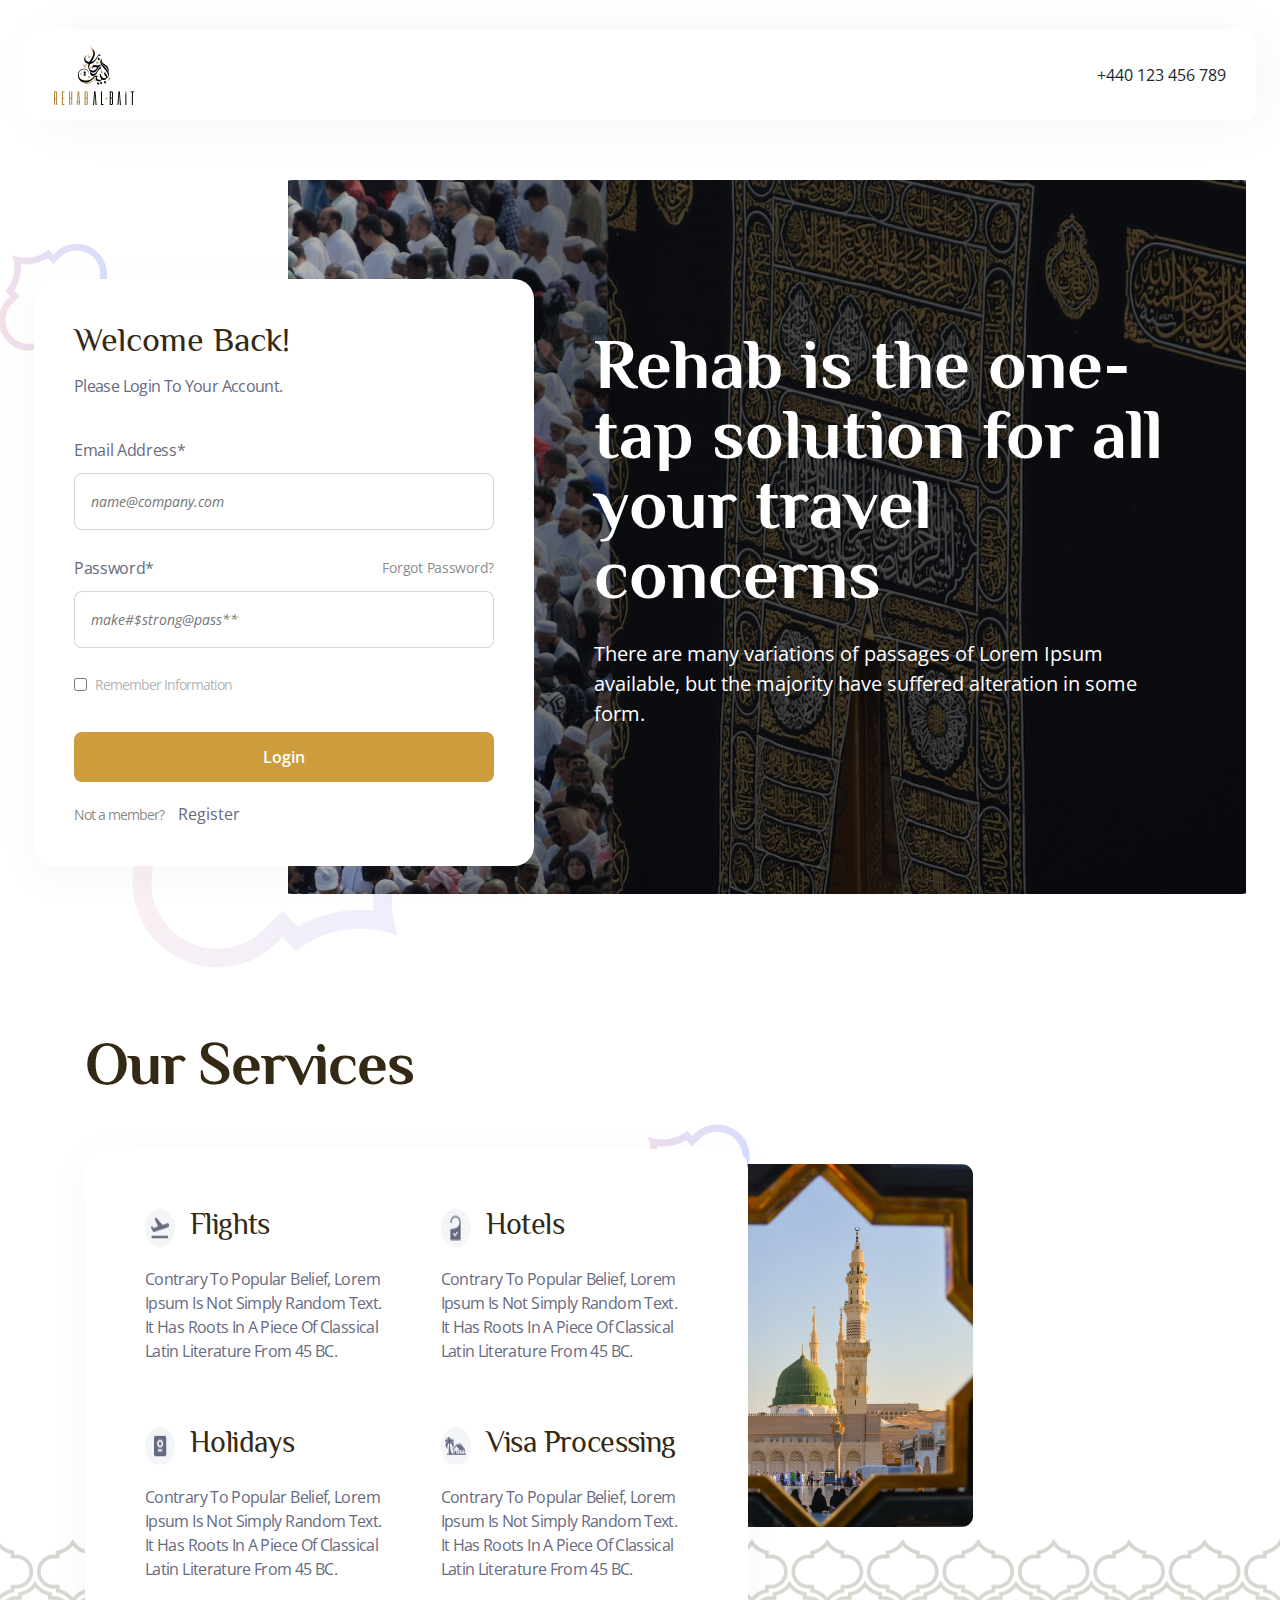
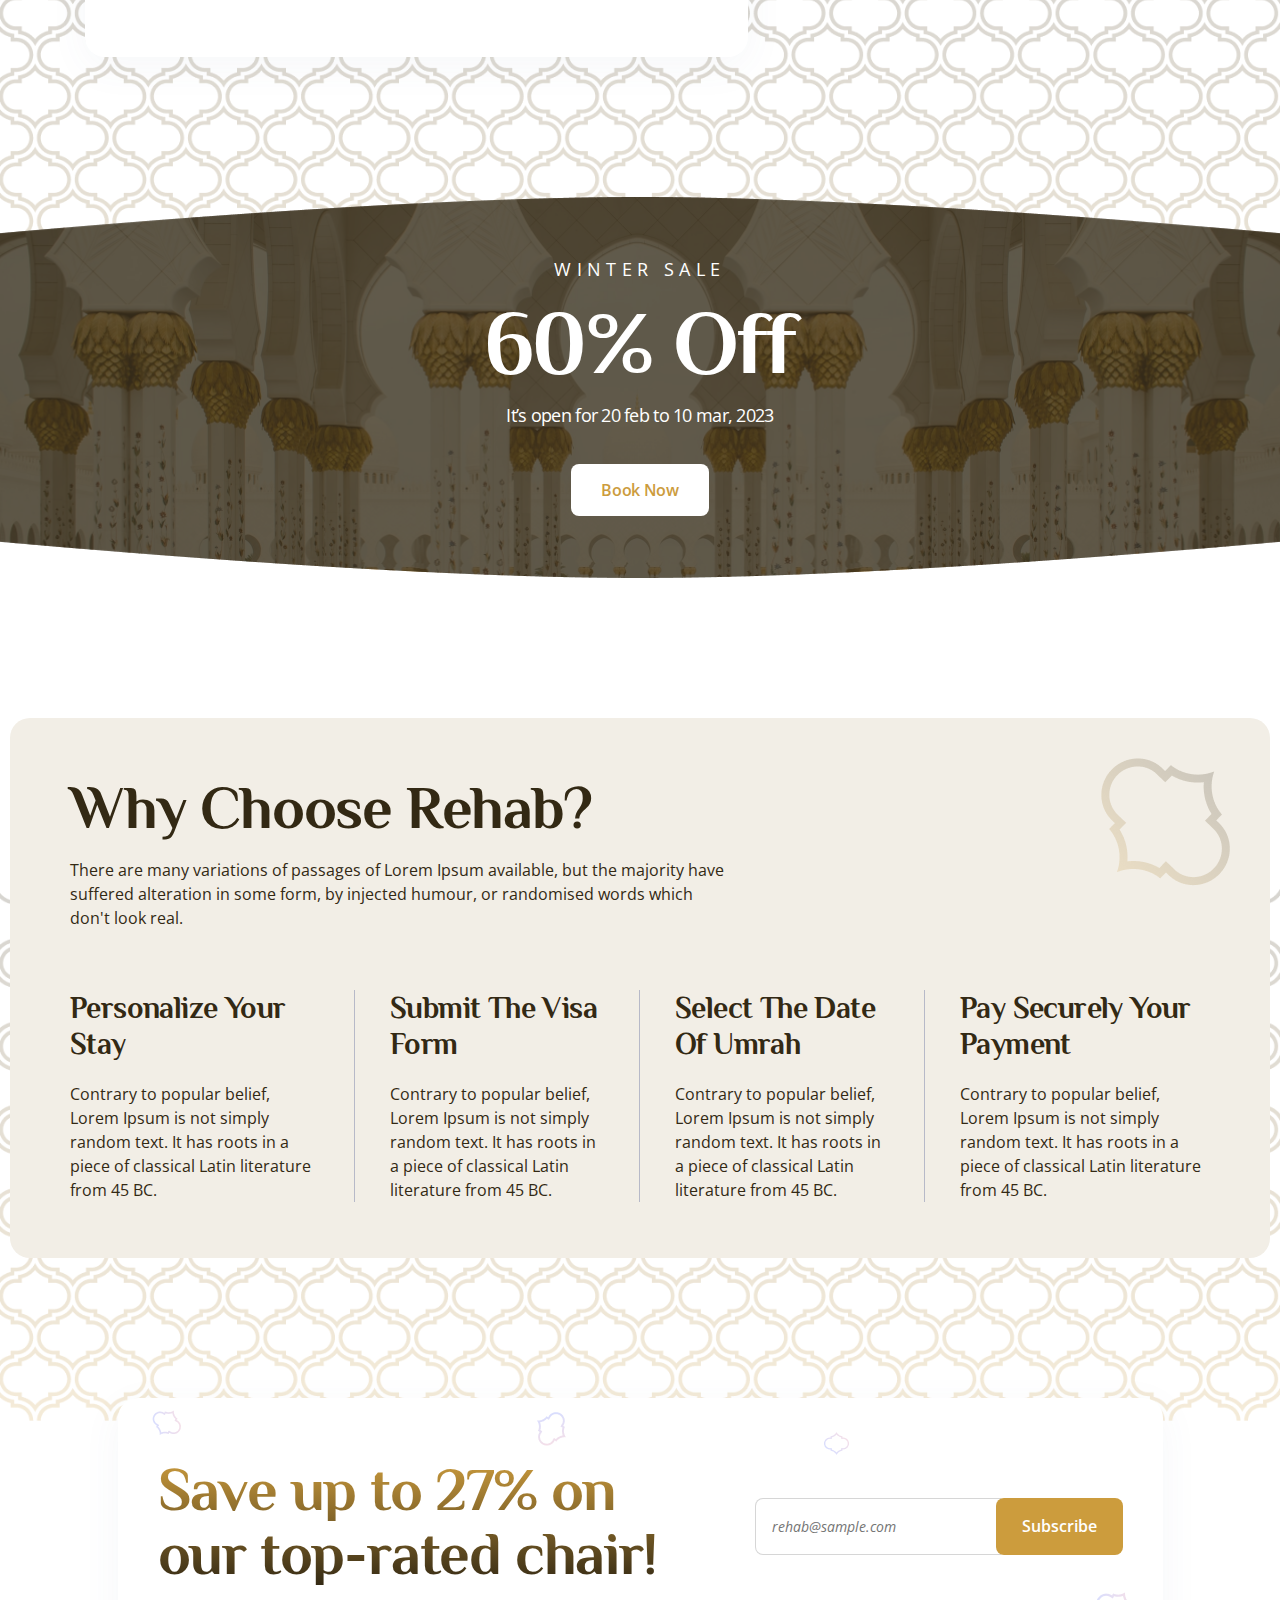
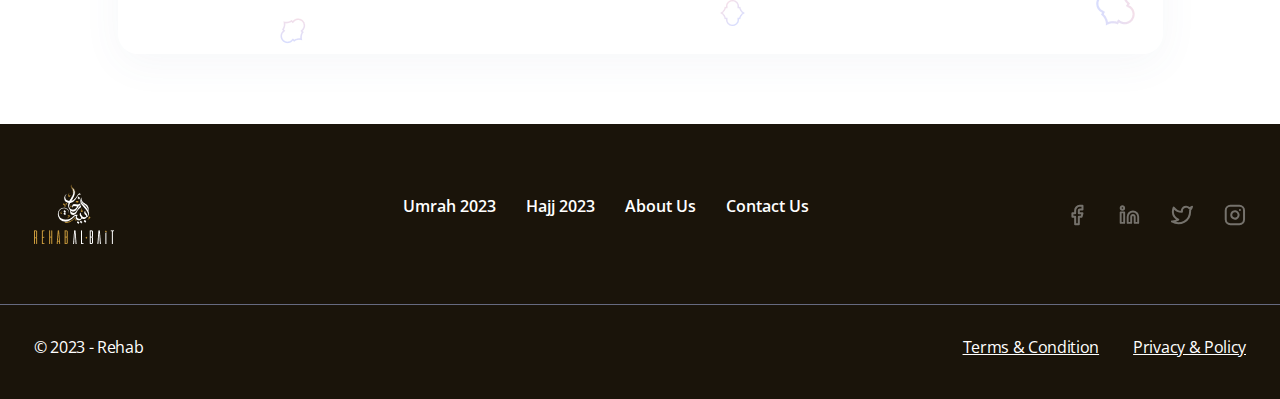
<file: index.html>
<!DOCTYPE html>
<html lang="en">
  <head>
    <meta charset="utf-8" />
    <meta name="viewport" content="width=device-width, initial-scale=1" />
    <title>rehab-al-bait</title>
    <link rel="stylesheet" href="style/css/style.css" />
    <link rel="stylesheet" href="style/bootstrap/bootstrap.min.css" />
  </head>

  <body>
    <header class="header px-4">
      <div
        class="header-wrapper d-flex justify-content-between align-items-center"
      >
        <div class="logo">
          <img src="image/logo.png" alt="" />
        </div>
        <div class="contact">
          <span>+440 123 456 789</span>
        </div>
      </div>
    </header>

    <div id="modal">
      <div class="modal-content">
        <span class="close-modal">
          <svg
            width="26"
            height="26"
            viewBox="0 0 26 26"
            fill="none"
            xmlns="http://www.w3.org/2000/svg"
          >
            <path
              d="M13 25C19.6274 25 25 19.6274 25 13C25 6.37258 19.6274 1 13 1C6.37258 1 1 6.37258 1 13C1 19.6274 6.37258 25 13 25Z"
              stroke="#FF6666"
              stroke-linecap="round"
              stroke-linejoin="round"
            />
            <path
              d="M16.5999 9.39999L9.3999 16.6"
              stroke="#FF6666"
              stroke-linecap="round"
              stroke-linejoin="round"
            />
            <path
              d="M9.3999 9.39999L16.5999 16.6"
              stroke="#FF6666"
              stroke-linecap="round"
              stroke-linejoin="round"
            />
          </svg>
        </span>
        <div>
          <div class="login-content">
            <h2 class="heading">Register your Account</h2>
            <p>Please Login to your account.</p>
            <form>
              <div>
                <label class="input-label" for="register-email"
                  >Email address*</label
                >
                <input
                  class="input d-block w-100"
                  id="register-email"
                  type="email"
                  placeholder="name@company.com"
                />
              </div>
              <div>
                <label class="input-label" for="register-company"
                  >Company Name*</label
                >
                <input
                  class="input d-block w-100"
                  id="register-company"
                  type="text"
                  placeholder="name@company.com"
                />
              </div>
              <div>
                <div
                  class="password-label d-flex justify-content-between align-items-center"
                >
                  <label class="input-label" for="admin-password"
                    >Admin Password*</label
                  >
                </div>
                <input
                  class="input d-block w-100"
                  id="admin-password"
                  type="password"
                  placeholder="******** "
                />
              </div>
              <div>
                <div
                  class="password-label d-flex justify-content-between align-items-center"
                >
                  <label class="input-label" for="confirm-password"
                    >Confirm Password*</label
                  >
                </div>
                <input
                  class="input d-block w-100"
                  id="confirm-password"
                  type="password"
                  placeholder="******** "
                />
              </div>
              <button type="submit" class="btn-default d-block w-100">
                Register
              </button>
            </form>
            <div class="new-account">
              <span>Already have an account?</span>
              <button>Login</button>
            </div>
          </div>
        </div>
      </div>
    </div>

    <section class="banner px-4 d-flex align-items-center">
      <div class="login-container position-relative">
        <div class="login-content">
          <img
            src="./image/login-shape.png"
            alt="image"
            class="login-left-shape"
          />
          <img
            src="./image/login-shape-2.png"
            alt="image"
            class="login-shape-2"
          />
          <h2 class="heading">Welcome Back!</h2>
          <p>Please Login to your account.</p>
          <form>
            <div>
              <label class="input-label" for="email">Email address*</label>
              <input
                class="input d-block w-100"
                id="email"
                type="email"
                placeholder="name@company.com"
              />
            </div>
            <div>
              <div
                class="password-label d-flex justify-content-between align-items-center"
              >
                <label class="input-label" for="password">password*</label>
                <a href="#">Forgot password?</a>
              </div>
              <input
                class="input d-block w-100"
                id="password"
                type="password"
                placeholder="make#$strong@pass**"
              />
            </div>
            <div class="checkbox-wrapper d-flex align-items-center">
              <input id="remenber-info" type="checkbox" />
              <label for="remenber-info">remember information</label>
            </div>
            <button type="submit" class="btn-default d-block w-100">
              Login
            </button>
          </form>
          <div class="new-account">
            <span>Not a member?</span>
            <button id="modal-trigger">Register</button>
          </div>
        </div>
      </div>
      <div class="banner-content">
        <h1 class="heading">
          Rehab is the one-tap solution for all your travel concerns
        </h1>
        <p>
          There are many variations of passages of Lorem Ipsum available, but
          the majority have suffered alteration in some form.
        </p>
      </div>
    </section>

    <section class="service d-flex align-items-center position-relative">
      <div class="service-container">
        <h1 class="heading">Our Services</h1>
        <div class="service-content">
          <div class="row g-5">
            <div class="col-lg-6">
              <div class="service-card">
                <div class="d-flex">
                  <img src="./image/flitght.png" alt="image" />
                  <h4 class="heading">Flights</h4>
                </div>
                <p>
                  Contrary to popular belief, Lorem Ipsum is not simply random
                  text. It has roots in a piece of classical Latin literature
                  from 45 BC.
                </p>
              </div>
            </div>
            <div class="col-lg-6">
              <div class="service-card">
                <div class="d-flex">
                  <img src="./image/hotel.png" alt="image" />
                  <h4 class="heading">Hotels</h4>
                </div>
                <p>
                  Contrary to popular belief, Lorem Ipsum is not simply random
                  text. It has roots in a piece of classical Latin literature
                  from 45 BC.
                </p>
              </div>
            </div>
            <div class="col-lg-6">
              <div class="service-card">
                <div class="d-flex">
                  <img src="./image/holiday.png" alt="image" />
                  <h4 class="heading">Holidays</h4>
                </div>
                <p>
                  Contrary to popular belief, Lorem Ipsum is not simply random
                  text. It has roots in a piece of classical Latin literature
                  from 45 BC.
                </p>
              </div>
            </div>
            <div class="col-lg-6">
              <div class="service-card">
                <div class="d-flex">
                  <img src="./image/visa.png" alt="image" />
                  <h4 class="heading">Visa Processing</h4>
                </div>
                <p>
                  Contrary to popular belief, Lorem Ipsum is not simply random
                  text. It has roots in a piece of classical Latin literature
                  from 45 BC.
                </p>
              </div>
            </div>
          </div>
        </div>
      </div>
      <div class="service-image-container position-relative">
        <img
          src="./image/service-shape-1.png"
          alt="image"
          class="service-shape-1"
        />
        <div class="service-image">
          <img src="./image/service-image.png" alt="iamge" />
        </div>
      </div>
    </section>

    <section class="offer position-relative text-center text-white">
      <img src="image/service-shape-2.png" alt="image" class="offer-shape" />
      <h5>Winter Sale</h5>
      <h1 class="heading">60% Off</h1>
      <p>It’s open for 20 feb to 10 mar, 2023</p>
      <button class="offer-btn bg-white">Book Now</button>
    </section>

    <section class="why-to-choose position-relative">
      <img
        src="image/service-shape-2.png"
        alt="image"
        class="why-to-choose-shape-1"
      />
      <div class="why-to-choose-container position-relative">
        <img
          src="./image/why-choose-shape.png"
          alt="image"
          class="why-choose-shape"
        />
        <div class="why-to-choose-heading">
          <h1 class="heading">Why Choose Rehab?</h1>
          <p>
            There are many variations of passages of Lorem Ipsum available, but
            the majority have suffered alteration in some form, by injected
            humour, or randomised words which don't look real.
          </p>
        </div>

        <div class="why-to-choose-content">
          <div class="row g-0">
            <div class="col-lg-3">
              <div class="why-to-choose-info first">
                <h4 class="heading">Personalize your stay</h4>
                <p>
                  Contrary to popular belief, Lorem Ipsum is not simply random
                  text. It has roots in a piece of classical Latin literature
                  from 45 BC.
                </p>
              </div>
            </div>
            <div class="col-lg-3">
              <div class="why-to-choose-info">
                <h4 class="heading">Submit the visa form</h4>
                <p>
                  Contrary to popular belief, Lorem Ipsum is not simply random
                  text. It has roots in a piece of classical Latin literature
                  from 45 BC.
                </p>
              </div>
            </div>
            <div class="col-lg-3">
              <div class="why-to-choose-info">
                <h4 class="heading">Select the date of Umrah</h4>
                <p>
                  Contrary to popular belief, Lorem Ipsum is not simply random
                  text. It has roots in a piece of classical Latin literature
                  from 45 BC.
                </p>
              </div>
            </div>
            <div class="col-lg-3">
              <div class="why-to-choose-info last">
                <h4 class="heading">Pay securely your payment</h4>
                <p>
                  Contrary to popular belief, Lorem Ipsum is not simply random
                  text. It has roots in a piece of classical Latin literature
                  from 45 BC.
                </p>
              </div>
            </div>
          </div>
        </div>
      </div>
    </section>

    <section class="discount">
      <div
        class="discount-container d-flex justify-content-between align-items-center gap-5 position-relative"
      >
        <img
          src="image/d-shape-1.png"
          alt="image"
          class="d-shape-1 d-shape position-absolute"
        />
        <img
          src="image/d-shape-2.png"
          alt="image"
          class="d-shape-2 d-shape position-absolute"
        />
        <img
          src="image/d-shape-3.png"
          alt="image"
          class="d-shape-3 d-shape position-absolute"
        />
        <img
          src="image/d-shape-4.png"
          alt="image"
          class="d-shape-4 d-shape position-absolute"
        />
        <img
          src="image/d-shape-5.png"
          alt="image"
          class="d-shape-5 d-shape position-absolute"
        />
        <img
          src="image/d-shape-6.png"
          alt="image"
          class="d-shape-6 d-shape position-absolute"
        />

        <h1 class="heading">
          Save up to 27% on <br />
          our top-rated chair!
        </h1>
        <form class="d-flex">
          <input
            type="text"
            placeholder="rehab@sample.com"
            class="input mb-0"
          />
          <button type="submit" class="btn-default mb-0">Subscribe</button>
        </form>
      </div>
    </section>

    <footer class="footer">
      <div class="footer-top">
        <div
          class="footer-top-container px-4 d-flex justify-content-between align-items-center"
        >
          <div class="footer-logo">
            <img src="./image/footer-logo.png" alt="image" />
          </div>
          <ul class="footer-links">
            <li><a href="#">Umrah 2023</a></li>
            <li><a href="#">Hajj 2023</a></li>
            <li><a href="#">About Us</a></li>
            <li><a href="#">Contact Us</a></li>
          </ul>
          <div class="footer-social-media">
            <a href="#">
              <svg
                class="footer-icon"
                width="22"
                height="22"
                viewBox="0 0 22 22"
                fill="none"
                xmlns="http://www.w3.org/2000/svg"
              >
                <g opacity="0.4">
                  <path
                    d="M16.4883 1.8335H13.7402C12.5255 1.8335 11.3606 2.31638 10.5016 3.17592C9.6427 4.03547 9.16016 5.20125 9.16016 6.41683V9.16683H6.41211V12.8335H9.16016V20.1668H12.8242V12.8335H15.5723L16.4883 9.16683H12.8242V6.41683C12.8242 6.17371 12.9207 5.94056 13.0925 5.76865C13.2643 5.59674 13.4973 5.50016 13.7402 5.50016H16.4883V1.8335Z"
                    stroke="white"
                    stroke-width="2"
                    stroke-linecap="round"
                    stroke-linejoin="round"
                  />
                </g>
              </svg>
            </a>
            <a href="#">
              <svg
                class="footer-icon"
                width="22"
                height="22"
                viewBox="0 0 23 22"
                fill="none"
                xmlns="http://www.w3.org/2000/svg"
              >
                <g clip-path="url(#clip0_470_2238)">
                  <path
                    d="M15.6194 7.3335C17.077 7.3335 18.475 7.91296 19.5057 8.94441C20.5364 9.97586 21.1155 11.3748 21.1155 12.8335V19.2502H17.4514V12.8335C17.4514 12.3473 17.2584 11.881 16.9148 11.5371C16.5713 11.1933 16.1053 11.0002 15.6194 11.0002C15.1335 11.0002 14.6675 11.1933 14.3239 11.5371C13.9804 11.881 13.7874 12.3473 13.7874 12.8335V19.2502H10.1233V12.8335C10.1233 11.3748 10.7023 9.97586 11.7331 8.94441C12.7638 7.91296 14.1617 7.3335 15.6194 7.3335V7.3335Z"
                    stroke="white"
                    stroke-width="2"
                    stroke-linecap="round"
                    stroke-linejoin="round"
                  />
                  <path
                    d="M6.45923 8.25H2.79517V19.25H6.45923V8.25Z"
                    stroke="white"
                    stroke-width="2"
                    stroke-linecap="round"
                    stroke-linejoin="round"
                  />
                  <path
                    d="M4.6272 5.50016C5.639 5.50016 6.45923 4.67935 6.45923 3.66683C6.45923 2.65431 5.639 1.8335 4.6272 1.8335C3.61539 1.8335 2.79517 2.65431 2.79517 3.66683C2.79517 4.67935 3.61539 5.50016 4.6272 5.50016Z"
                    stroke="white"
                    stroke-width="2"
                    stroke-linecap="round"
                    stroke-linejoin="round"
                  />
                </g>
                <defs>
                  <clipPath id="clip0_470_2238">
                    <rect
                      width="21.9844"
                      height="22"
                      fill="white"
                      transform="translate(0.963135)"
                    />
                  </clipPath>
                </defs>
              </svg>
            </a>
            <a href="#">
              <svg
                class="footer-icon"
                width="23"
                height="22"
                viewBox="0 0 23 22"
                fill="none"
                xmlns="http://www.w3.org/2000/svg"
              >
                <g opacity="0.4" clip-path="url(#clip0_470_2234)">
                  <path
                    d="M21.9942 2.75922C21.117 3.37841 20.1457 3.85198 19.1179 4.16172C18.5662 3.52694 17.833 3.07702 17.0175 2.87282C16.2019 2.66861 15.3434 2.71998 14.558 3.01997C13.7726 3.31995 13.0982 3.85409 12.626 4.55012C12.1539 5.24616 11.9067 6.07053 11.918 6.91172V7.82838C10.3082 7.87016 8.71309 7.51288 7.2747 6.78838C5.83631 6.06387 4.5993 4.99463 3.67383 3.67588C3.67383 3.67588 0.00976455 11.9259 8.25391 15.5926C6.3674 16.874 4.12007 17.5166 1.8418 17.4259C10.0859 22.0092 20.1621 17.4259 20.1621 6.88422C20.1613 6.62888 20.1367 6.37418 20.0888 6.12338C21.0237 5.20075 21.6835 4.03587 21.9942 2.75922V2.75922Z"
                    stroke="white"
                    stroke-width="2"
                    stroke-linecap="round"
                    stroke-linejoin="round"
                  />
                </g>
                <defs>
                  <clipPath id="clip0_470_2234">
                    <rect
                      width="21.9844"
                      height="22"
                      fill="white"
                      transform="translate(0.925781)"
                    />
                  </clipPath>
                </defs>
              </svg>
            </a>
            <a href="#">
              <svg
                class="footer-icon"
                width="23"
                height="22"
                viewBox="0 0 23 22"
                fill="none"
                xmlns="http://www.w3.org/2000/svg"
              >
                <g opacity="0.4" clip-path="url(#clip0_470_2230)">
                  <path
                    d="M16.4619 1.8335H7.30176C4.77225 1.8335 2.72168 3.88552 2.72168 6.41683V15.5835C2.72168 18.1148 4.77225 20.1668 7.30176 20.1668H16.4619C18.9914 20.1668 21.042 18.1148 21.042 15.5835V6.41683C21.042 3.88552 18.9914 1.8335 16.4619 1.8335Z"
                    stroke="white"
                    stroke-width="2"
                    stroke-linecap="round"
                    stroke-linejoin="round"
                  />
                  <path
                    d="M15.5463 10.4223C15.6594 11.1852 15.5291 11.9643 15.1742 12.6489C14.8192 13.3334 14.2576 13.8886 13.5692 14.2353C12.8808 14.5821 12.1007 14.7028 11.3398 14.5802C10.5789 14.4577 9.87595 14.0982 9.331 13.5529C8.78604 13.0075 8.42679 12.3041 8.30435 11.5426C8.18191 10.7812 8.30252 10.0005 8.64901 9.31163C8.9955 8.62274 9.55024 8.06072 10.2343 7.70551C10.9184 7.3503 11.697 7.21999 12.4593 7.33312C13.237 7.44852 13.9569 7.81113 14.5128 8.3674C15.0686 8.92367 15.431 9.64411 15.5463 10.4223Z"
                    stroke="white"
                    stroke-width="2"
                    stroke-linecap="round"
                    stroke-linejoin="round"
                  />
                  <path
                    d="M16.9199 5.9585H16.9299"
                    stroke="white"
                    stroke-width="2"
                    stroke-linecap="round"
                    stroke-linejoin="round"
                  />
                </g>
                <defs>
                  <clipPath id="clip0_470_2230">
                    <rect
                      width="21.9844"
                      height="22"
                      fill="white"
                      transform="translate(0.889648)"
                    />
                  </clipPath>
                </defs>
              </svg>
            </a>
          </div>
        </div>
      </div>

      <div
        class="footer-bottom px-4 d-flex justify-content-between align-items-center"
      >
        <p class="m-0 p-0">© 2023 - Rehab</p>
        <div>
          <a href="#">terms & condition</a>
          <a href="#">privacy & Policy</a>
        </div>
      </div>
    </footer>

    <script src="javascript/bootstrap/bootstrap.bundle.min.js"></script>
    <script src="./javascript/app.js"></script>
  </body>
</html>
</file>
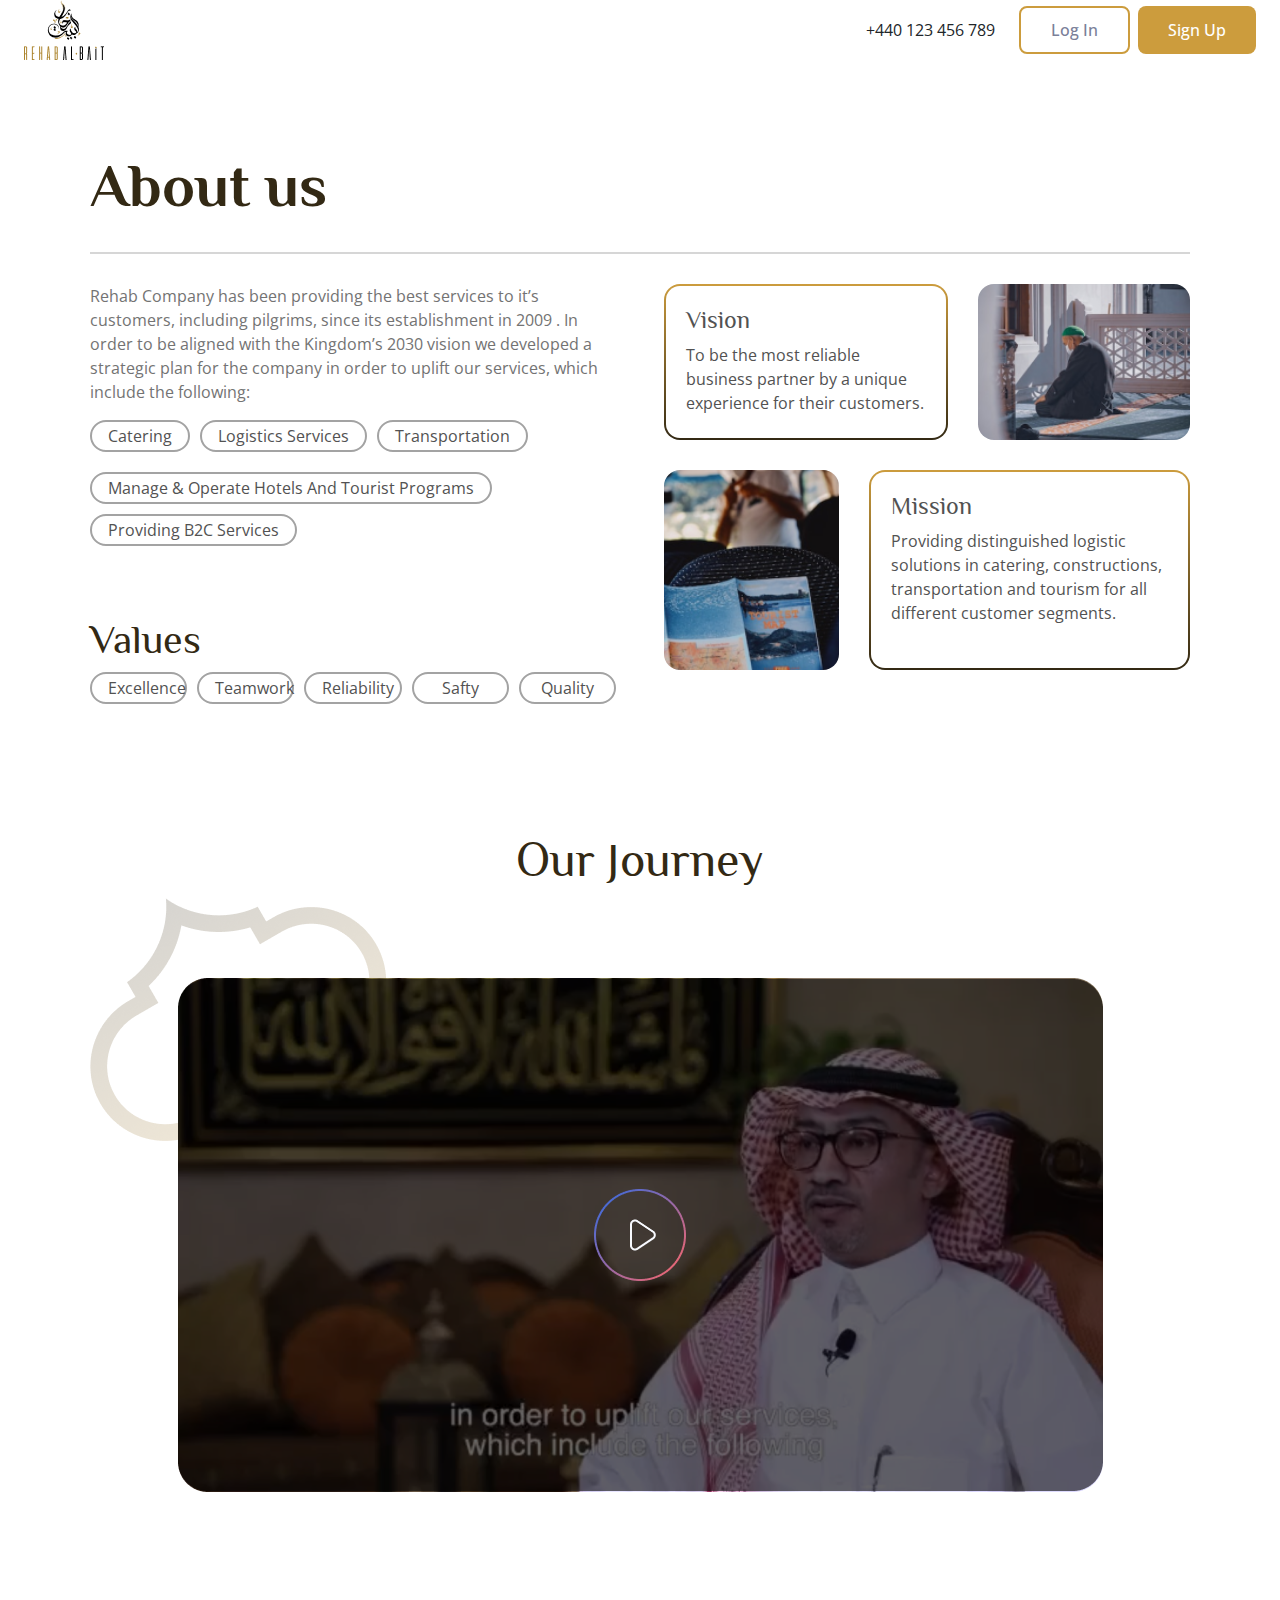
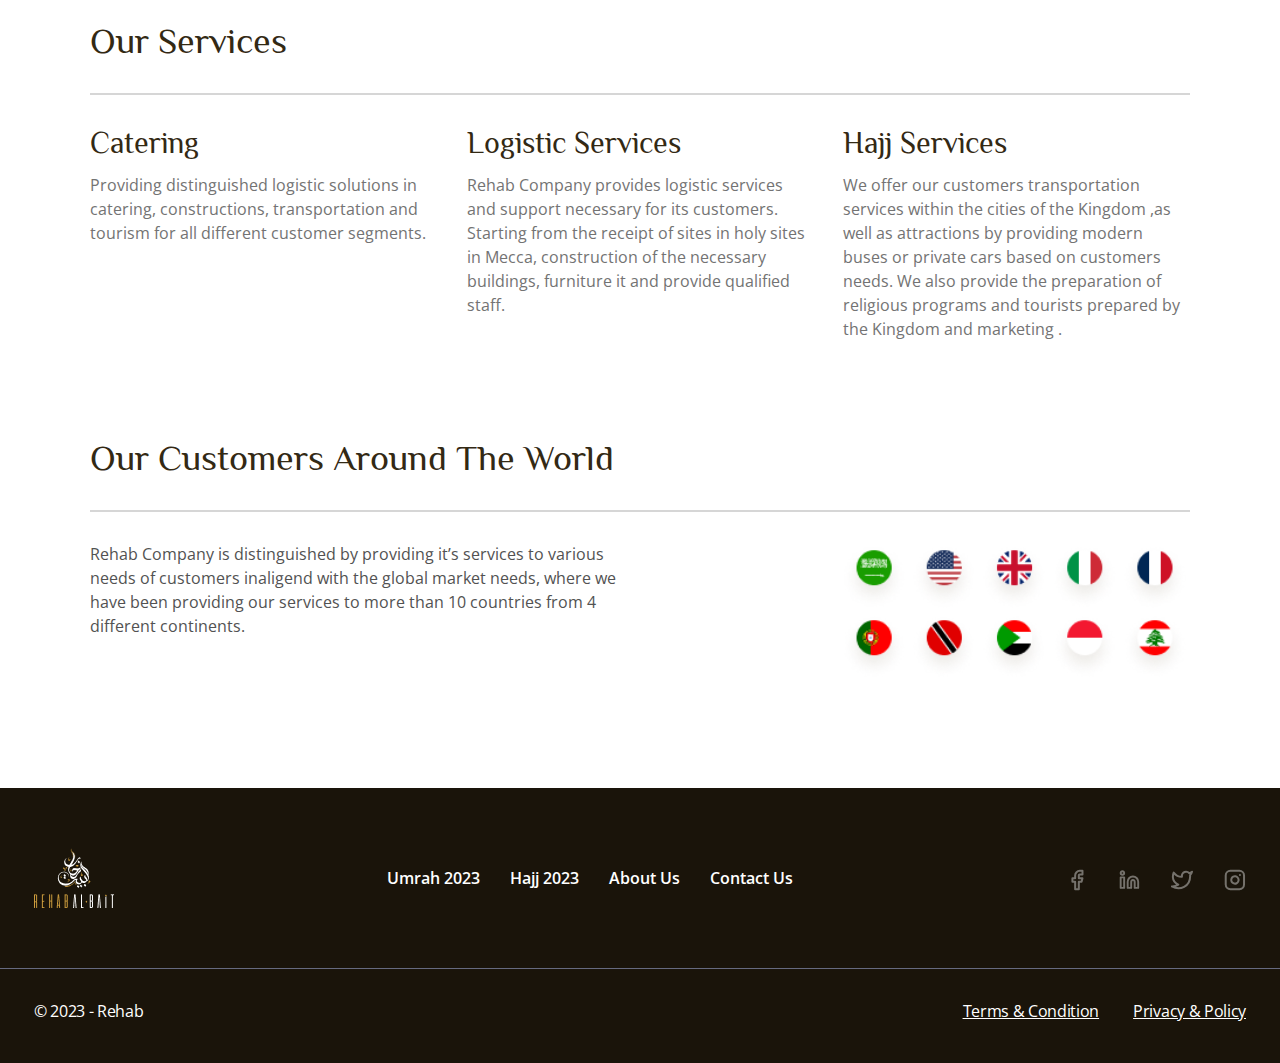
<file: about.html>
<!DOCTYPE html>
<html lang="en">
  <head>
    <meta charset="UTF-8" />
    <meta name="viewport" content="width=device-width, initial-scale=1.0" />
    <meta http-equiv="X-UA-Compatible" content="ie=edge" />
    <meta name="Description" content="Enter your description here" />
    <!-- Bootstrap -->
    <link
      rel="stylesheet"
      href="https://cdnjs.cloudflare.com/ajax/libs/twitter-bootstrap/5.1.0/css/bootstrap.min.css"
    />
    <link
      rel="stylesheet"
      href="https://cdnjs.cloudflare.com/ajax/libs/font-awesome/5.15.4/css/all.min.css"
    />

    <script
      src="https://cdnjs.cloudflare.com/ajax/libs/popper.js/2.9.2/umd/popper.min.js"
      defer
    ></script>
    <script
      src="https://cdnjs.cloudflare.com/ajax/libs/twitter-bootstrap/5.1.0/js/bootstrap.min.js"
      defer
    ></script>

    <!-- css -->
    <link rel="stylesheet" href="./style/css/About/about.css" />

    <title>About</title>
  </head>
  <body>
    <header class="header px-4">
      <div
        class="header-wrapper d-flex justify-content-between align-items-center"
      >
        <div class="logo">
          <img src="image/logo.png" alt="" />
        </div>
        <div class="contact d-flex gap-4 align-items-center">
          <span>+440 123 456 789</span>

          <div class="d-flex gap-2">
            <button class="log-in">Log In</button>
            <button class="sign-up">Sign Up</button>
          </div>
        </div>
      </div>
    </header>

    <section>
      <h1 class="about-txt">About us</h1>

      <div class="devider"></div>

      <dl class="about-top">
        <!-- left side -->
        <div>
          <p class="about-disc">
            Rehab Company has been providing the best services to it’s
            customers, including pilgrims, since its establishment in 2009 . In
            order to be aligned with the Kingdom’s 2030 vision we developed a
            strategic plan for the company in order to uplift our services,
            which include the following:
          </p>

          <!-- bnt group -->
          <div class="btn-group-top">
            <button>Catering</button>
            <button>Logistics services</button>
            <button>Transportation</button>
          </div>
          <div class="btn-group-bottom">
            <button>Manage & operate hotels and tourist programs</button>
            <button>Providing B2C services</button>
          </div>

          <!-- Values -->
          <div class="values">
            <h1>Values</h1>

            <div class="btn-group-down">
              <button>Excellence</button>
              <button>Teamwork</button>
              <button>Reliability</button>
              <button>Safty</button>
              <button>Quality</button>
            </div>
          </div>
        </div>

        <!-- right side -->
        <div>
          <!-- card section top -->
          <div class="card-section-top">
            <!-- left card -->
            <div class="card-txt">
              <h1>Vision</h1>
              <p>
                To be the most reliable business partner by a unique experience
                for their customers.
              </p>
            </div>

            <!-- right card -->
            <div class="card-img">
              <img src="./image/about-prayer.png" alt="prayer" />
            </div>
          </div>

          <!-- card section down -->
          <div class="card-section-down">
            <!-- left card -->
            <div class="card-img">
              <img src="./image/about-mission.png" alt="prayer" />
            </div>

            <!-- right side -->
            <div class="card-txt">
              <h1>Mission</h1>
              <p>
                Providing distinguished logistic solutions in catering,
                constructions, transportation and tourism for all different
                customer segments.
              </p>
            </div>
          </div>
        </div>
      </dl>

      <dl class="journey">
        <h1>Our Journey</h1>

        <!-- video -->
        <div>
          <img class="shape" src="./image/Combined-Shape.png" alt="" />
          <img class="video-img" src="./image/about-video-img.png" alt="" />
        </div>
      </dl>

      <dl class="services">
        <h1>Our services</h1>

        <div class="devider"></div>

        <div class="services-container">
          <!-- Catering -->
          <div class="catering">
            <h4>Catering</h4>
            <p>
              Providing distinguished logistic solutions in catering,
              constructions, transportation and tourism for all different
              customer segments.
            </p>
          </div>
          <div class="logistic-services">
            <h4>logistic services</h4>
            <p>
              Rehab Company provides logistic services and support necessary for
              its customers. Starting from the receipt of sites in holy sites in
              Mecca, construction of the necessary buildings, furniture it and
              provide qualified staff.
            </p>
          </div>
          <div class="hajj-services">
            <h4>Hajj services</h4>
            <p>
              We offer our customers transportation services within the cities
              of the Kingdom ,as well as attractions by providing modern buses
              or private cars based on customers needs. We also provide the
              preparation of religious programs and tourists prepared by the
              Kingdom and marketing .
            </p>
          </div>
        </div>
      </dl>

      <!-- Our customers around the world -->
      <dl class="customers">
        <h1>Our customers around the world</h1>

        <div class="devider"></div>

        <div class="row">
          <p class="col-md-6 col-sm-12">
            Rehab Company is distinguished by providing it’s services to various
            needs of customers inaligend with the global market needs, where we
            have been providing our services to more than 10 countries from 4
            different continents.
          </p>
          <div class="col-md-2 col-sm-12"></div>
          <div class="col-md-4 col-sm-12">
            <img class="w-100" src="./image/flag.png" alt="" />
          </div>
        </div>
      </dl>
    </section>

    <!-- footer -->
    <footer class="footer">
      <div class="footer-top">
        <div
          class="footer-top-container px-4 d-flex justify-content-between align-items-center"
        >
          <div class="footer-logo">
            <img src="./image/footer-logo.png" alt="image" />
          </div>
          <ul class="footer-links">
            <li><a href="#">Umrah 2023</a></li>
            <li><a href="#">Hajj 2023</a></li>
            <li><a href="#">About Us</a></li>
            <li><a href="#">Contact Us</a></li>
          </ul>
          <div class="footer-social-media">
            <a href="#">
              <svg
                class="footer-icon"
                width="22"
                height="22"
                viewBox="0 0 22 22"
                fill="none"
                xmlns="http://www.w3.org/2000/svg"
              >
                <g opacity="0.4">
                  <path
                    d="M16.4883 1.8335H13.7402C12.5255 1.8335 11.3606 2.31638 10.5016 3.17592C9.6427 4.03547 9.16016 5.20125 9.16016 6.41683V9.16683H6.41211V12.8335H9.16016V20.1668H12.8242V12.8335H15.5723L16.4883 9.16683H12.8242V6.41683C12.8242 6.17371 12.9207 5.94056 13.0925 5.76865C13.2643 5.59674 13.4973 5.50016 13.7402 5.50016H16.4883V1.8335Z"
                    stroke="white"
                    stroke-width="2"
                    stroke-linecap="round"
                    stroke-linejoin="round"
                  />
                </g>
              </svg>
            </a>
            <a href="#">
              <svg
                class="footer-icon"
                width="22"
                height="22"
                viewBox="0 0 23 22"
                fill="none"
                xmlns="http://www.w3.org/2000/svg"
              >
                <g clip-path="url(#clip0_470_2238)">
                  <path
                    d="M15.6194 7.3335C17.077 7.3335 18.475 7.91296 19.5057 8.94441C20.5364 9.97586 21.1155 11.3748 21.1155 12.8335V19.2502H17.4514V12.8335C17.4514 12.3473 17.2584 11.881 16.9148 11.5371C16.5713 11.1933 16.1053 11.0002 15.6194 11.0002C15.1335 11.0002 14.6675 11.1933 14.3239 11.5371C13.9804 11.881 13.7874 12.3473 13.7874 12.8335V19.2502H10.1233V12.8335C10.1233 11.3748 10.7023 9.97586 11.7331 8.94441C12.7638 7.91296 14.1617 7.3335 15.6194 7.3335V7.3335Z"
                    stroke="white"
                    stroke-width="2"
                    stroke-linecap="round"
                    stroke-linejoin="round"
                  />
                  <path
                    d="M6.45923 8.25H2.79517V19.25H6.45923V8.25Z"
                    stroke="white"
                    stroke-width="2"
                    stroke-linecap="round"
                    stroke-linejoin="round"
                  />
                  <path
                    d="M4.6272 5.50016C5.639 5.50016 6.45923 4.67935 6.45923 3.66683C6.45923 2.65431 5.639 1.8335 4.6272 1.8335C3.61539 1.8335 2.79517 2.65431 2.79517 3.66683C2.79517 4.67935 3.61539 5.50016 4.6272 5.50016Z"
                    stroke="white"
                    stroke-width="2"
                    stroke-linecap="round"
                    stroke-linejoin="round"
                  />
                </g>
                <defs>
                  <clipPath id="clip0_470_2238">
                    <rect
                      width="21.9844"
                      height="22"
                      fill="white"
                      transform="translate(0.963135)"
                    />
                  </clipPath>
                </defs>
              </svg>
            </a>
            <a href="#">
              <svg
                class="footer-icon"
                width="23"
                height="22"
                viewBox="0 0 23 22"
                fill="none"
                xmlns="http://www.w3.org/2000/svg"
              >
                <g opacity="0.4" clip-path="url(#clip0_470_2234)">
                  <path
                    d="M21.9942 2.75922C21.117 3.37841 20.1457 3.85198 19.1179 4.16172C18.5662 3.52694 17.833 3.07702 17.0175 2.87282C16.2019 2.66861 15.3434 2.71998 14.558 3.01997C13.7726 3.31995 13.0982 3.85409 12.626 4.55012C12.1539 5.24616 11.9067 6.07053 11.918 6.91172V7.82838C10.3082 7.87016 8.71309 7.51288 7.2747 6.78838C5.83631 6.06387 4.5993 4.99463 3.67383 3.67588C3.67383 3.67588 0.00976455 11.9259 8.25391 15.5926C6.3674 16.874 4.12007 17.5166 1.8418 17.4259C10.0859 22.0092 20.1621 17.4259 20.1621 6.88422C20.1613 6.62888 20.1367 6.37418 20.0888 6.12338C21.0237 5.20075 21.6835 4.03587 21.9942 2.75922V2.75922Z"
                    stroke="white"
                    stroke-width="2"
                    stroke-linecap="round"
                    stroke-linejoin="round"
                  />
                </g>
                <defs>
                  <clipPath id="clip0_470_2234">
                    <rect
                      width="21.9844"
                      height="22"
                      fill="white"
                      transform="translate(0.925781)"
                    />
                  </clipPath>
                </defs>
              </svg>
            </a>
            <a href="#">
              <svg
                class="footer-icon"
                width="23"
                height="22"
                viewBox="0 0 23 22"
                fill="none"
                xmlns="http://www.w3.org/2000/svg"
              >
                <g opacity="0.4" clip-path="url(#clip0_470_2230)">
                  <path
                    d="M16.4619 1.8335H7.30176C4.77225 1.8335 2.72168 3.88552 2.72168 6.41683V15.5835C2.72168 18.1148 4.77225 20.1668 7.30176 20.1668H16.4619C18.9914 20.1668 21.042 18.1148 21.042 15.5835V6.41683C21.042 3.88552 18.9914 1.8335 16.4619 1.8335Z"
                    stroke="white"
                    stroke-width="2"
                    stroke-linecap="round"
                    stroke-linejoin="round"
                  />
                  <path
                    d="M15.5463 10.4223C15.6594 11.1852 15.5291 11.9643 15.1742 12.6489C14.8192 13.3334 14.2576 13.8886 13.5692 14.2353C12.8808 14.5821 12.1007 14.7028 11.3398 14.5802C10.5789 14.4577 9.87595 14.0982 9.331 13.5529C8.78604 13.0075 8.42679 12.3041 8.30435 11.5426C8.18191 10.7812 8.30252 10.0005 8.64901 9.31163C8.9955 8.62274 9.55024 8.06072 10.2343 7.70551C10.9184 7.3503 11.697 7.21999 12.4593 7.33312C13.237 7.44852 13.9569 7.81113 14.5128 8.3674C15.0686 8.92367 15.431 9.64411 15.5463 10.4223Z"
                    stroke="white"
                    stroke-width="2"
                    stroke-linecap="round"
                    stroke-linejoin="round"
                  />
                  <path
                    d="M16.9199 5.9585H16.9299"
                    stroke="white"
                    stroke-width="2"
                    stroke-linecap="round"
                    stroke-linejoin="round"
                  />
                </g>
                <defs>
                  <clipPath id="clip0_470_2230">
                    <rect
                      width="21.9844"
                      height="22"
                      fill="white"
                      transform="translate(0.889648)"
                    />
                  </clipPath>
                </defs>
              </svg>
            </a>
          </div>
        </div>
      </div>

      <div
        class="footer-bottom px-4 d-flex justify-content-between align-items-center"
      >
        <p class="m-0 p-0">© 2023 - Rehab</p>
        <div>
          <a href="#">terms & condition</a>
          <a href="#">privacy & Policy</a>
        </div>
      </div>
    </footer>
  </body>
</html>
</file>
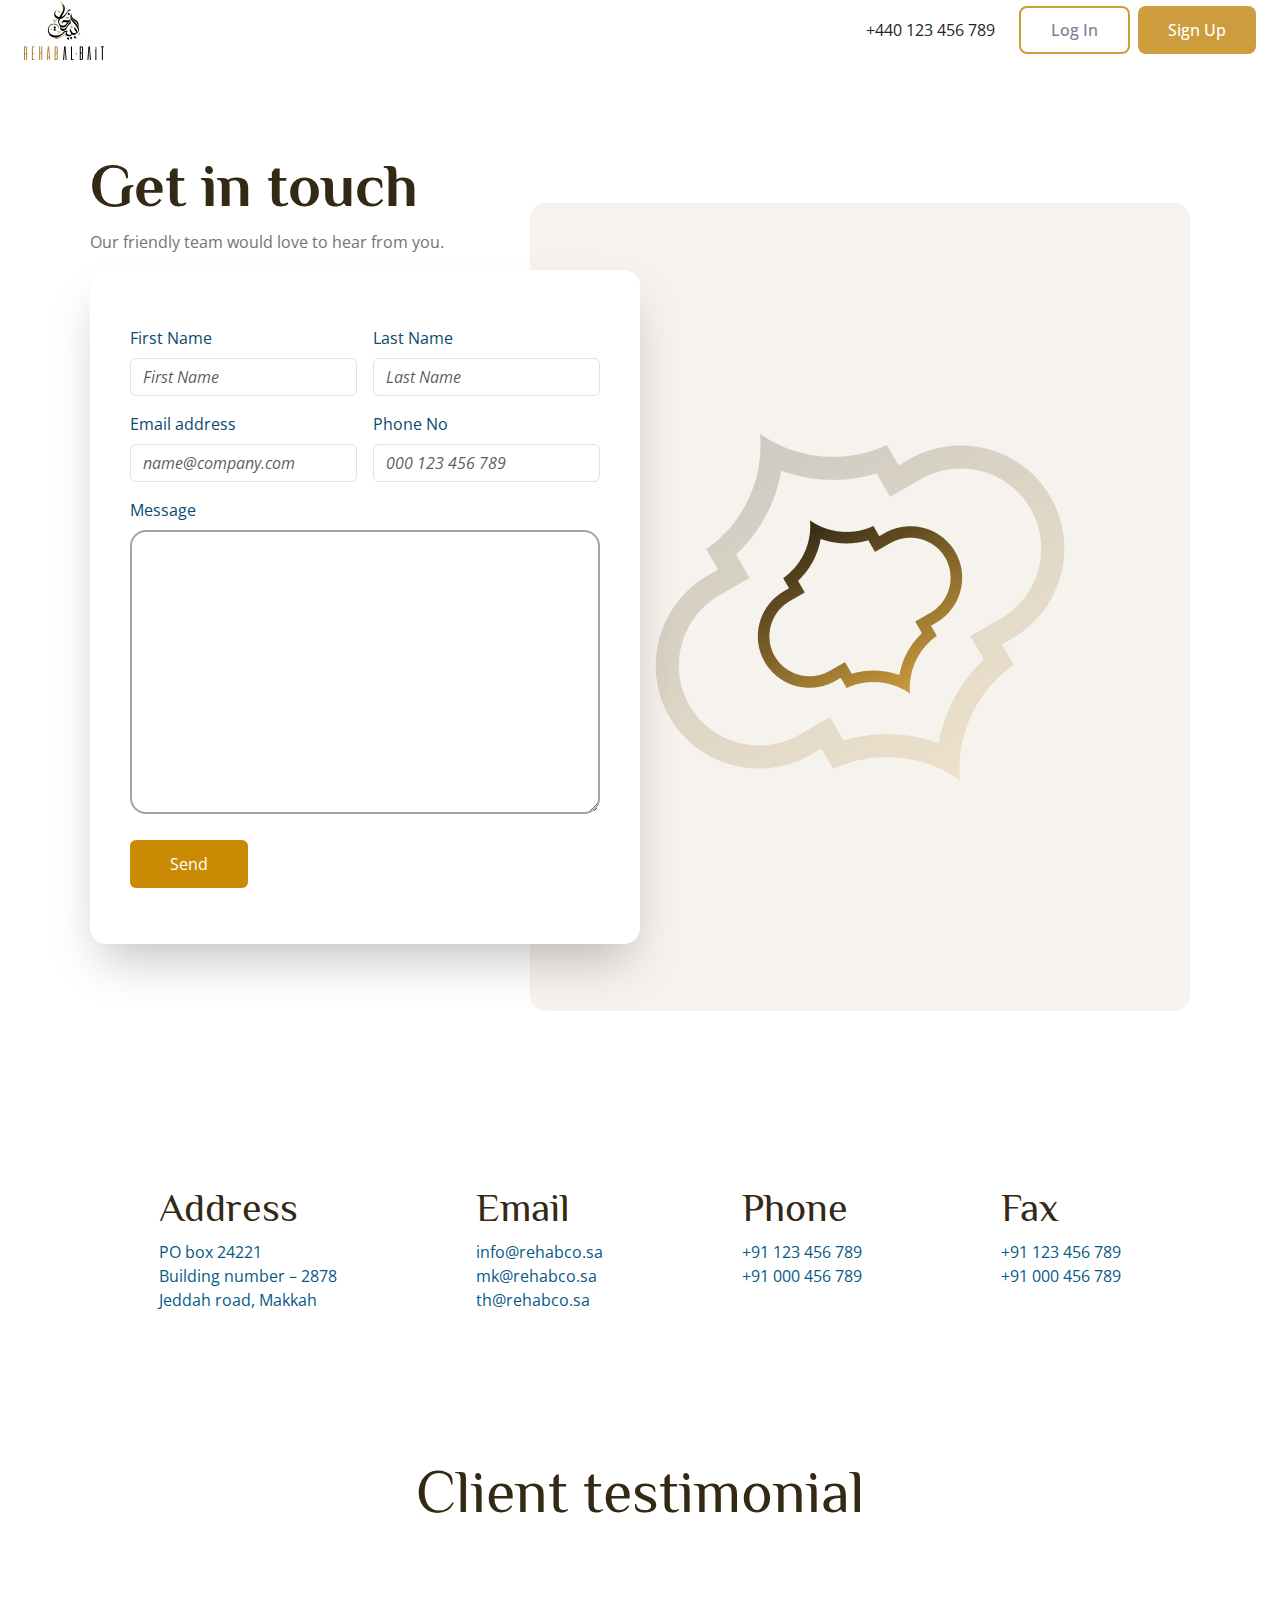
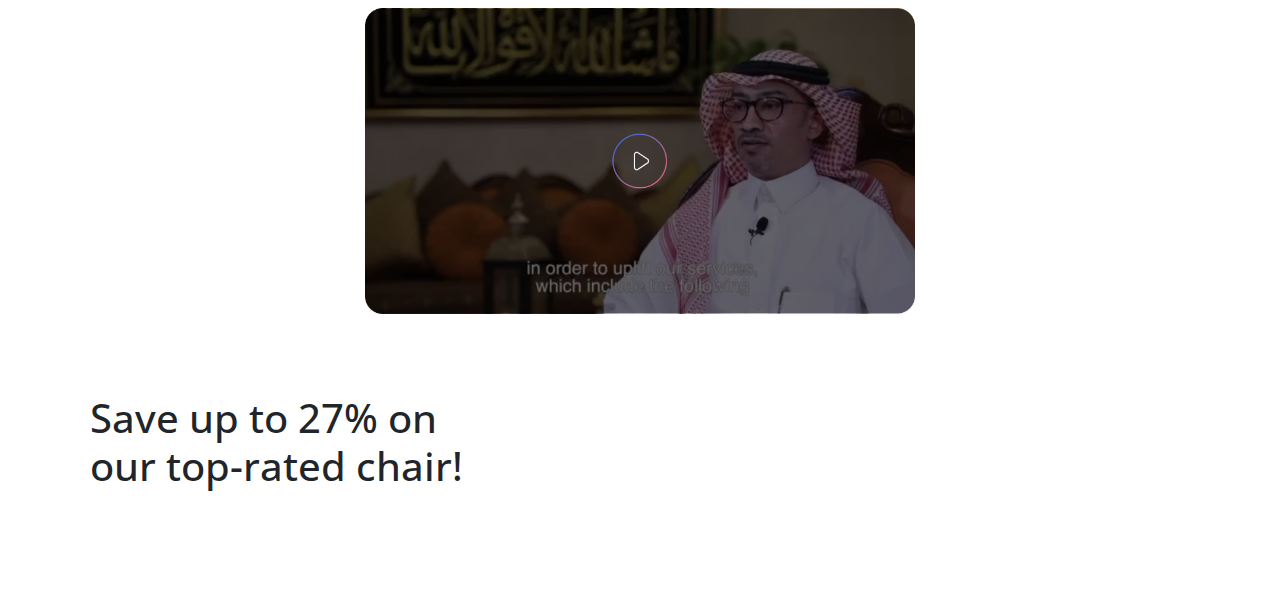
<file: contact.html>
<!DOCTYPE html>
<html lang="en">
  <head>
    <meta charset="UTF-8" />
    <meta name="viewport" content="width=device-width, initial-scale=1.0" />
    <meta http-equiv="X-UA-Compatible" content="ie=edge" />
    <meta name="Description" content="Enter your description here" />

    <!-- bootstrap -->
    <link
      rel="stylesheet"
      href="https://cdnjs.cloudflare.com/ajax/libs/twitter-bootstrap/5.1.0/css/bootstrap.min.css"
    />
    <link
      rel="stylesheet"
      href="https://cdnjs.cloudflare.com/ajax/libs/font-awesome/5.15.4/css/all.min.css"
    />
    <script
      src="https://cdnjs.cloudflare.com/ajax/libs/popper.js/2.9.2/umd/popper.min.js"
      defer
    ></script>
    <script
      src="https://cdnjs.cloudflare.com/ajax/libs/twitter-bootstrap/5.1.0/js/bootstrap.min.js"
      defer
    ></script>

    <!-- css -->
    <link rel="stylesheet" href="./style/css/Contact/contact.css" />
    <title>Contact</title>
  </head>
  <body>
    <header class="header px-4">
      <div
        class="header-wrapper d-flex justify-content-between align-items-center"
      >
        <div class="logo">
          <img src="image/logo.png" alt="" />
        </div>
        <div class="contact d-flex gap-4 align-items-center">
          <span>+440 123 456 789</span>

          <div class="d-flex gap-2">
            <button class="log-in">Log In</button>
            <button class="sign-up">Sign Up</button>
          </div>
        </div>
      </div>
    </header>

    <section>
      <h1 class="contact-head-txt">Get in touch</h1>
      <p class="contact-head-sub-txt">
        Our friendly team would love to hear from you.
      </p>

      <dl class="header-form">
        <!-- form -->
        <form>
          <!--  name -->
          <div class="d-md-flex gap-3">
            <div class="mb-3 form-size">
              <label for="" class="form-label">First Name</label>
              <input
                placeholder="First Name"
                type="text"
                class="form-control"
                id=""
                aria-describedby=""
              />
            </div>
            <div class="mb-3 form-size">
              <label for="" class="form-label">Last Name</label>
              <input
                placeholder="Last Name"
                type="text"
                class="form-control"
                id=""
              />
            </div>
          </div>

          <div class="d-md-flex gap-3">
            <!-- email -->
            <div class="mb-3 form-size">
              <label for="" class="form-label">Email address</label>
              <input
                placeholder="name@company.com"
                type="email"
                class="form-control"
                id=""
                aria-describedby=""
              />
            </div>

            <!-- phone -->
            <div class="mb-3 form-size">
              <label for="" class="form-label">Phone No</label>
              <input
                placeholder="000 123 456 789"
                type="text"
                class="form-control"
                id=""
              />
            </div>
          </div>

          <div>
            <label for="" class="form-label" style="width: 100%">Message</label>
            <textarea
              name="message"
              id=""
              cols="30"
              rows="10"
              style="width: 100%"
            ></textarea>
          </div>
          <button class="">Send</button>
        </form>

        <!-- shape -->
        <div class="shape">
          <img src="./image/contact-shape.png" alt="" />
        </div>
      </dl>

      <dl class="info d-md-flex justify-content-around">
        <!-- address -->
        <div>
          <h1>Address</h1>
          <p>
            PO box 24221 <br />
            Building number – 2878
            <br />
            Jeddah road, Makkah
          </p>
        </div>

        <!-- Email -->
        <div>
          <h1>Email</h1>
          <p>
            info@rehabco.sa
            <br />
            mk@rehabco.sa
            <br />
            th@rehabco.sa
          </p>
        </div>

        <!-- phone -->
        <div>
          <h1>Phone</h1>
          <p>
            +91 123 456 789
            <br />
            +91 000 456 789
          </p>
        </div>

        <!-- Fax -->
        <div>
          <h1>Fax</h1>
          <p>
            +91 123 456 789
            <br />
            +91 000 456 789
          </p>
        </div>
      </dl>

      <dl class="testimonial">
        <h1>Client testimonial</h1>

        <img class="video-img" src="./image/about-video-img.png" alt="" />
      </dl>

      <dl class="save">
        <div>
          <h1>
            Save up to 27% on <br />
            our top-rated chair!
          </h1>
        </div>
      </dl>
    </section>
  </body>
</html>
</file>
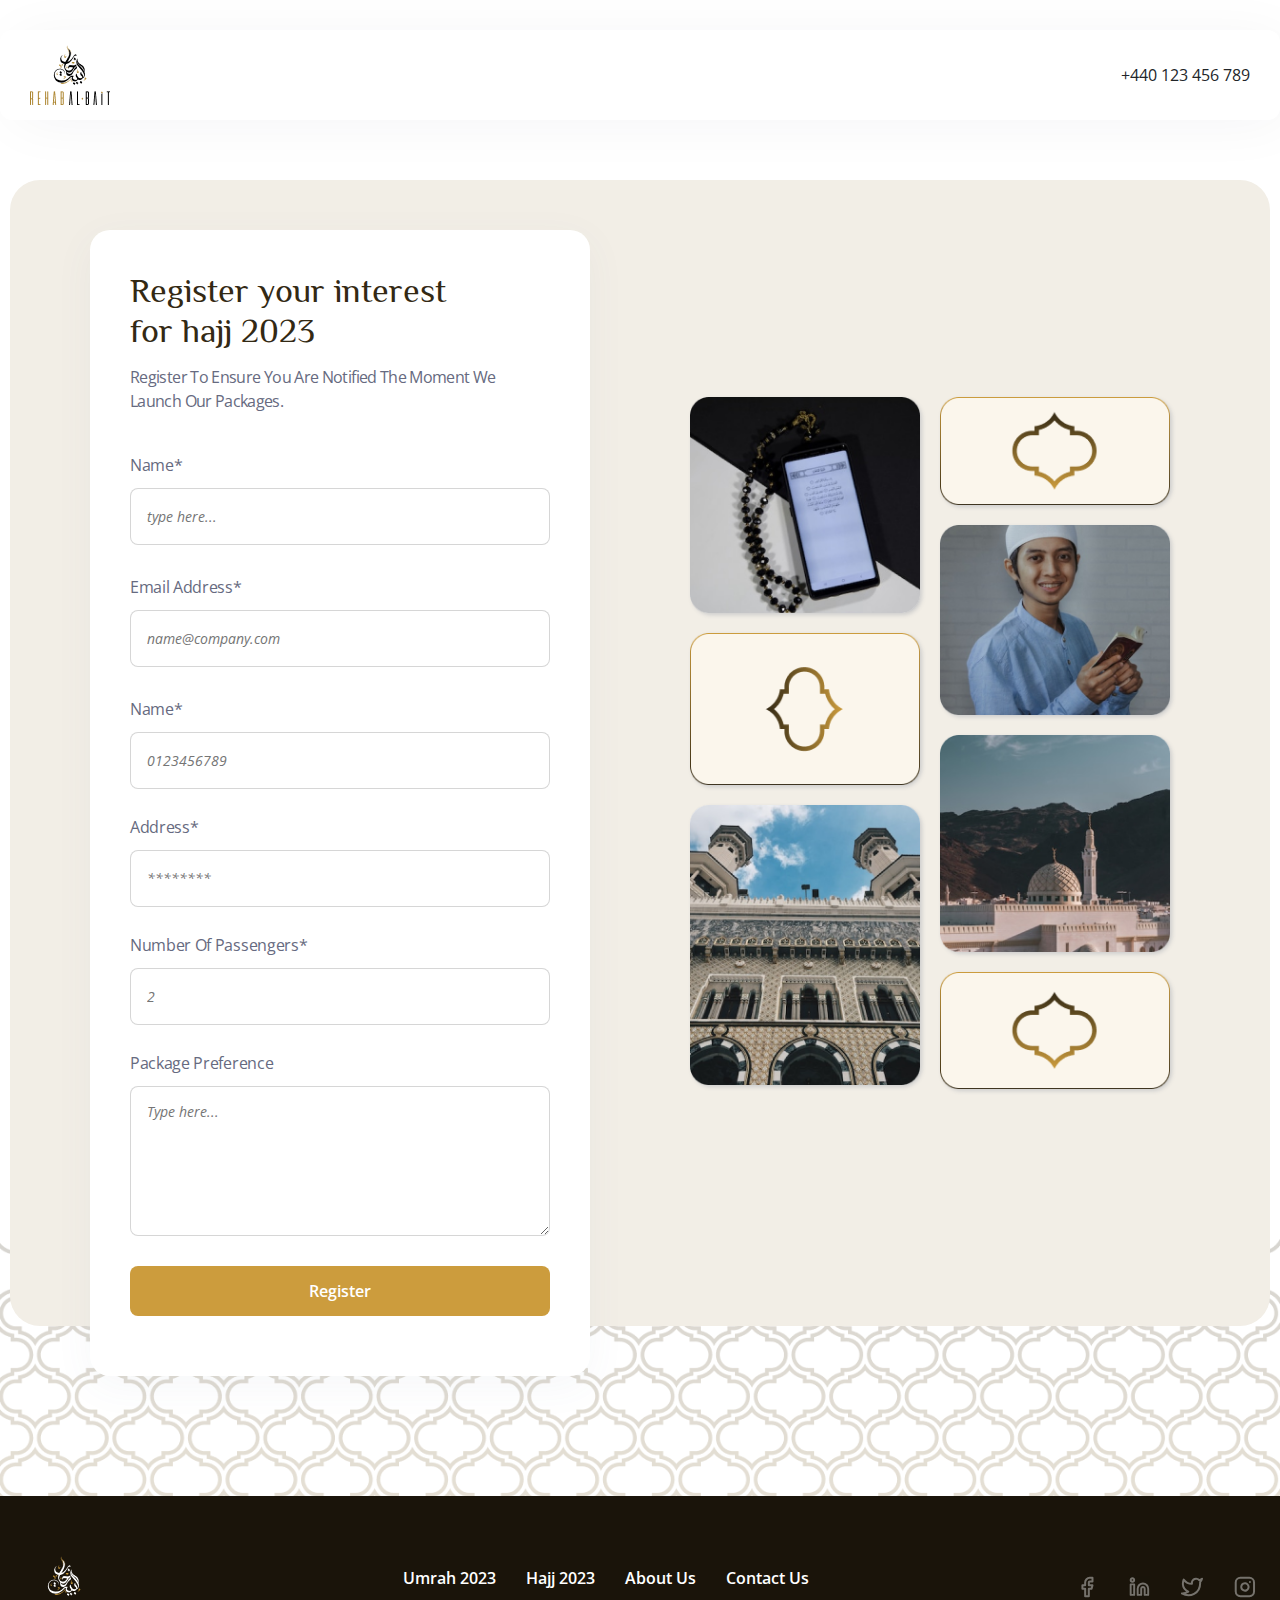
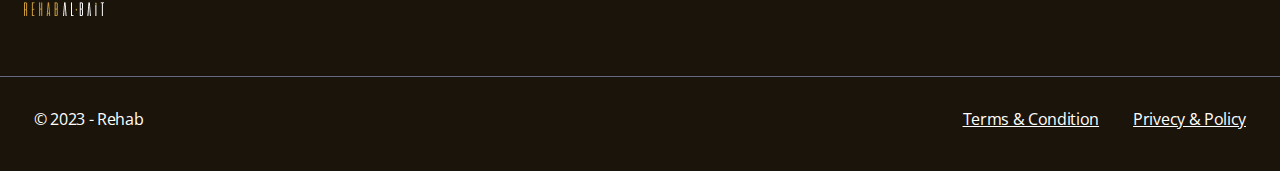
<file: register-hajj.html>
<!doctype html>
<html lang="en">

<head>
  <meta charset="utf-8">
  <meta name="viewport" content="width=device-width, initial-scale=1">
  <title>rehab-al-bait</title>
  <link rel="stylesheet" href="style/css/style.css">
  <link rel="stylesheet" href="style/bootstrap/bootstrap.min.css">
</head>

<body>

  <header class="header">
    <div class="header-wrapper d-flex justify-content-between align-items-center">
      <div class="logo">
        <img src="image/logo.png" alt="">
      </div>
      <div class="contact">
        <span>+440 123 456 789</span>
      </div>
    </div>
  </header>


  <section class="register-hajj">
    <div class="register-hajj-container m-auto">
      <div>

        <div class="login-content">
          <h2 class="heading">Register your interest <br> for hajj 2023</h2>
          <p>Register to ensure you are notified the moment we launch our packages.</p>
          <form>
            <div>
              <label class="input-label">Name*</label>
              <input class="input d-block w-100" type="text" placeholder="type here...">
            </div>
            <div>
              <label class="input-label">Email address*</label>
              <input class="input d-block w-100" type="email" placeholder="name@company.com">
            </div>
            <div>
              <label class="input-label">Name*</label>
              <input class="input d-block w-100" type="text" placeholder="0123456789">
            </div>
            <div>
              <div class="password-label d-flex justify-content-between align-items-center ">
                <label class="input-label">Address*</label>
              </div>
              <input class="input d-block w-100" type="text" placeholder="********">
            </div>
            <div>
              <div class="password-label d-flex justify-content-between align-items-center ">
                <label class="input-label">Number of Passengers*</label>
              </div>
              <input class="input d-block w-100" type="text" placeholder="2">
            </div>
            <div>
              <div class="password-label d-flex justify-content-between align-items-center ">
                <label class="input-label">package preference</label>
              </div>
              <textarea class="input d-block w-100" placeholder="Type here..." rows="8"></textarea>
            </div>
            <button type="submit" class="btn-default d-block w-100">Register</button>
          </form>
        </div>
      </div>


      <div class="masonry">
        <div class="item">
          <img src="image/r-1.png">
        </div>
        <div class="item">
          <img src="image/r3.png">
        </div>
        <div class="item">
          <img src="image/r5.png">
        </div>
        <div class="item">
          <img src="image/r2.png">
        </div>
        <div class="item">
          <img src="image/r4.png">
        </div>
        <div class="item">
          <img src="image/r6.png">
        </div>
        <div class="item">
          <img src="image/r7.png">
        </div>
      </div>
    </div>
  </section>


  <footer class="footer position-relative">
    <img src="./image/service-shape-2.png" alt="image" class="footer-shape">
    <div class="footer-top px-4">
      <div class="footer-top-container d-flex justify-content-between align-items-center">
        <div class="footer-logo">
          <img src="./image/footer-logo.png" alt="image">
        </div>
        <ul class="footer-links">
          <li><a href="#">Umrah 2023</a></li>
          <li><a href="#">Hajj 2023</a></li>
          <li><a href="#">About Us</a></li>
          <li><a href="#">Contact Us</a></li>
        </ul>
        <div class="footer-social-media">
          <a href="#">
            <svg class="footer-icon" width="22" height="22" viewBox="0 0 22 22" fill="none"
              xmlns="http://www.w3.org/2000/svg">
              <g opacity="0.4">
                <path
                  d="M16.4883 1.8335H13.7402C12.5255 1.8335 11.3606 2.31638 10.5016 3.17592C9.6427 4.03547 9.16016 5.20125 9.16016 6.41683V9.16683H6.41211V12.8335H9.16016V20.1668H12.8242V12.8335H15.5723L16.4883 9.16683H12.8242V6.41683C12.8242 6.17371 12.9207 5.94056 13.0925 5.76865C13.2643 5.59674 13.4973 5.50016 13.7402 5.50016H16.4883V1.8335Z"
                  stroke="white" stroke-width="2" stroke-linecap="round" stroke-linejoin="round" />
              </g>
            </svg>
          </a>
          <a href="#">
            <svg class="footer-icon" width="22" height="22" viewBox="0 0 23 22" fill="none"
              xmlns="http://www.w3.org/2000/svg">
              <g clip-path="url(#clip0_470_2238)">
                <path
                  d="M15.6194 7.3335C17.077 7.3335 18.475 7.91296 19.5057 8.94441C20.5364 9.97586 21.1155 11.3748 21.1155 12.8335V19.2502H17.4514V12.8335C17.4514 12.3473 17.2584 11.881 16.9148 11.5371C16.5713 11.1933 16.1053 11.0002 15.6194 11.0002C15.1335 11.0002 14.6675 11.1933 14.3239 11.5371C13.9804 11.881 13.7874 12.3473 13.7874 12.8335V19.2502H10.1233V12.8335C10.1233 11.3748 10.7023 9.97586 11.7331 8.94441C12.7638 7.91296 14.1617 7.3335 15.6194 7.3335V7.3335Z"
                  stroke="white" stroke-width="2" stroke-linecap="round" stroke-linejoin="round" />
                <path d="M6.45923 8.25H2.79517V19.25H6.45923V8.25Z" stroke="white" stroke-width="2"
                  stroke-linecap="round" stroke-linejoin="round" />
                <path
                  d="M4.6272 5.50016C5.639 5.50016 6.45923 4.67935 6.45923 3.66683C6.45923 2.65431 5.639 1.8335 4.6272 1.8335C3.61539 1.8335 2.79517 2.65431 2.79517 3.66683C2.79517 4.67935 3.61539 5.50016 4.6272 5.50016Z"
                  stroke="white" stroke-width="2" stroke-linecap="round" stroke-linejoin="round" />
              </g>
              <defs>
                <clipPath id="clip0_470_2238">
                  <rect width="21.9844" height="22" fill="white" transform="translate(0.963135)" />
                </clipPath>
              </defs>
            </svg>
          </a>
          <a href="#">
            <svg class="footer-icon" width="23" height="22" viewBox="0 0 23 22" fill="none"
              xmlns="http://www.w3.org/2000/svg">
              <g opacity="0.4" clip-path="url(#clip0_470_2234)">
                <path
                  d="M21.9942 2.75922C21.117 3.37841 20.1457 3.85198 19.1179 4.16172C18.5662 3.52694 17.833 3.07702 17.0175 2.87282C16.2019 2.66861 15.3434 2.71998 14.558 3.01997C13.7726 3.31995 13.0982 3.85409 12.626 4.55012C12.1539 5.24616 11.9067 6.07053 11.918 6.91172V7.82838C10.3082 7.87016 8.71309 7.51288 7.2747 6.78838C5.83631 6.06387 4.5993 4.99463 3.67383 3.67588C3.67383 3.67588 0.00976455 11.9259 8.25391 15.5926C6.3674 16.874 4.12007 17.5166 1.8418 17.4259C10.0859 22.0092 20.1621 17.4259 20.1621 6.88422C20.1613 6.62888 20.1367 6.37418 20.0888 6.12338C21.0237 5.20075 21.6835 4.03587 21.9942 2.75922V2.75922Z"
                  stroke="white" stroke-width="2" stroke-linecap="round" stroke-linejoin="round" />
              </g>
              <defs>
                <clipPath id="clip0_470_2234">
                  <rect width="21.9844" height="22" fill="white" transform="translate(0.925781)" />
                </clipPath>
              </defs>
            </svg>
          </a>
          <a href="#">
            <svg class="footer-icon" width="23" height="22" viewBox="0 0 23 22" fill="none"
              xmlns="http://www.w3.org/2000/svg">
              <g opacity="0.4" clip-path="url(#clip0_470_2230)">
                <path
                  d="M16.4619 1.8335H7.30176C4.77225 1.8335 2.72168 3.88552 2.72168 6.41683V15.5835C2.72168 18.1148 4.77225 20.1668 7.30176 20.1668H16.4619C18.9914 20.1668 21.042 18.1148 21.042 15.5835V6.41683C21.042 3.88552 18.9914 1.8335 16.4619 1.8335Z"
                  stroke="white" stroke-width="2" stroke-linecap="round" stroke-linejoin="round" />
                <path
                  d="M15.5463 10.4223C15.6594 11.1852 15.5291 11.9643 15.1742 12.6489C14.8192 13.3334 14.2576 13.8886 13.5692 14.2353C12.8808 14.5821 12.1007 14.7028 11.3398 14.5802C10.5789 14.4577 9.87595 14.0982 9.331 13.5529C8.78604 13.0075 8.42679 12.3041 8.30435 11.5426C8.18191 10.7812 8.30252 10.0005 8.64901 9.31163C8.9955 8.62274 9.55024 8.06072 10.2343 7.70551C10.9184 7.3503 11.697 7.21999 12.4593 7.33312C13.237 7.44852 13.9569 7.81113 14.5128 8.3674C15.0686 8.92367 15.431 9.64411 15.5463 10.4223Z"
                  stroke="white" stroke-width="2" stroke-linecap="round" stroke-linejoin="round" />
                <path d="M16.9199 5.9585H16.9299" stroke="white" stroke-width="2" stroke-linecap="round"
                  stroke-linejoin="round" />
              </g>
              <defs>
                <clipPath id="clip0_470_2230">
                  <rect width="21.9844" height="22" fill="white" transform="translate(0.889648)" />
                </clipPath>
              </defs>
            </svg>
          </a>
        </div>
      </div>
    </div>

    <div class="footer-bottom px-4 d-flex justify-content-between align-items-center">
      <p class="m-0 p-0">© 2023 - Rehab</p>
      <div>
        <a href="#">terms & condition</a>
        <a href="#">privecy & Policy</a>
      </div>
    </div>
  </footer>

  <script src="javascript/bootstrap/bootstrap.bundle.min.js"></script>
  <script src="./javascript/app.js"></script>
</body>

</html>
</file>
<file: style/css/style.css>
@import url('https://fonts.googleapis.com/css2?family=Open+Sans:wght@400;500;600;700&family=Philosopher:wght@400;700&display=swap');


* {
    margin: 0;
    padding: 0;
    box-sizing: border-box;
    font-family: 'Open Sans', sans-serif;
}

img {
    max-width: 100%;
}

ul {
    margin: 0;
    padding: 0;
    list-style: none;
}

a {
    text-decoration: none;
    color: rgba(51, 51, 51, 0.6);
}

.btn-default {
    background: #CC9C3D;
    border-radius: 8px;
    border: none;
    padding: 17px 26px;
    color: #fff;
    font-weight: 600;
    font-size: 16px;
    line-height: 16px;
    font-weight: 600;
    font-size: 16px;
    line-height: 16px;
    margin-bottom: 20px;
}

.btn-default:hover {
    box-shadow: 0px 20px 20px -8px rgba(81, 89, 132, 0.2);
}

.heading {
    font-family: 'Philosopher', sans-serif;
    color: #332914;
}


#modal {
    display: none;
    position: fixed;
    top: 0;
    left: 0;
    right: 0;
    bottom: 0;
    height: 100%;
    overflow-x: hidden;
    overflow-y: auto;
    padding-top: 200px;
    background-color: rgba(0, 0, 0, 0.5);
    z-index: 1000;
}

.modal-content {
    position: absolute;
    top: 50%;
    left: 50%;
    transform: translate(-50%, -50%);
    border-radius: 20px;
    width: 500px !important;
    box-shadow: 0px 0px 10px 0px rgba(0, 0, 0, 0.5);
    z-index: 1000;
}

.close-modal {
    position: absolute;
    right: 20px;
    top: 20px;
    cursor: pointer;
}


.header {
    max-width: 1320px;
    margin: auto;
    padding-top: 30px;
}

.header-wrapper {
    padding: 15px 30px;
    border-radius: 12px;
    background: #FFFFFF;
    box-shadow: 10px 5px 60px -5px rgba(26, 34, 51, 0.05);
}

.banner {
    max-width: 1260px;
    margin: 60px auto 0;
}

.login-container {
    width: 500px;
    margin-right: -246px;
}

.login-left-shape {
    position: absolute;
    left: -36px;
    top: -36px;
    z-index: -1;
}

.login-shape-2 {
    position: absolute;
    bottom: 0;
    left: 50%;
    transform: translate(-50%, 34%);
    z-index: -1;
}

.login-content {
    padding: 40px;
    width: 500px;
    background: #fff;
    border-radius: 20px;
    box-shadow: 0px 10px 40px rgba(74, 107, 146, 0.05);
    z-index: 100;
}

.login-content .heading {
    margin-bottom: 15px;
    font-weight: 400;
    font-size: 34px;
    line-height: 40px;
}

.login-content p {
    margin-bottom: 40px;
    font-weight: 400;
    font-size: 16px;
    line-height: 24px;
    letter-spacing: -0.04em;
    text-transform: capitalize;
    color: #666A80;
}

.input {
    border-radius: 8px;
    border: 1px solid rgba(51, 51, 51, 0.2);
    outline: none;
    padding: 18px 16px;
    color: rgba(51, 51, 51, 0.5);
    font-style: italic;
    font-weight: 400;
    font-size: 14px;
    line-height: 14px;
    margin-bottom: 30px;
}

.input-label {
    font-weight: 400;
    font-size: 16px;
    line-height: 16px;
    color: #666A80;
    letter-spacing: -0.02em;
    text-transform: capitalize;
    margin-bottom: 15px;
}

.password-label a {
    margin-bottom: 15px;
    color: rgba(51, 51, 51, 0.6);
    text-decoration: none;
    font-weight: 400;
    font-size: 14px;
    line-height: 14px;
    letter-spacing: -0.02em;
    text-transform: capitalize;
}

.checkbox-wrapper {
    margin-bottom: 40px;
}

.checkbox-wrapper label {
    margin-left: 8px;
    font-weight: 400;
    font-size: 14px;
    line-height: 14px;
    letter-spacing: -1px;
    text-transform: capitalize;
    color: rgba(51, 51, 51, 0.4);
}

.new-account span {
    font-weight: 400;
    font-size: 14px;
    line-height: 14px;
    letter-spacing: -1px;
    margin-right: 10px;
    color: rgba(51, 51, 51, 0.6);
}

.new-account button {
    font-weight: 400;
    font-size: 16px;
    line-height: 16px;
    color: #666A80;
    text-decoration: none;
    border: none;
    outline: none;
    background: transparent;
}




.banner-content {
    background: url(../../image/b-bg.png);
    background-size: cover;
    background-repeat: no-repeat;
    background-position: center;
    max-height: 714px;
    height: 714px;
    width: 1006px;
    padding-left: 306px;
    display: flex;
    justify-content: center;
    align-items: center;
    flex-direction: column;
    padding-right: 65px;
    margin-bottom: 70px;
}

.banner-content .heading {
    color: #fff;
    font-weight: bold;
    font-weight: 700;
    font-size: 70px;
    line-height: 70px;
    margin-bottom: 30px;
}

.banner-content p {
    font-weight: 400;
    font-size: 20px;
    line-height: 30px;
    color: #fff;
}


/* service section */
.service {
    max-width: 1110px;
    padding: 70px 0;
    margin: 0 auto;
}

.service h1.heading {
    font-weight: 700;
font-size: 60px;
line-height: 60px;
letter-spacing: -0.02em;
margin-bottom: 55px;
}

.service-container {
    z-index: 50;
}

.service-content {
    padding: 60px;
    background: #FFFFFF;
    box-shadow: 0px 10px 40px rgba(74, 107, 146, 0.05);
    border-radius: 20px;
    max-width: 663px;
    z-index: 50;
}

.service-card div {
    gap: 15px;
    margin-bottom: 20px;
}

.service-card div h4 {
    font-weight: 400;
    font-size: 30px;
    line-height: 30px;
    color: #332914;
    letter-spacing: -0.02em;
    text-transform: capitalize;
}

.service-card p {
    font-weight: 400;
    font-size: 16px;
    line-height: 24px;
    letter-spacing: -0.04em;
    text-transform: capitalize;
    color: #666A80;
}

.service-card .g-5 {
    --bs-gutter-x: 60px !important;
    --bs-gutter-x: 60px !important;
}

.service-image {
    margin-left: -75px;
}
.service-image  img{
    max-width: 100%;
    width: 300px;
}

.service-shape-1 {
    position: absolute;
    left: -115px;
    top: -40px;
    z-index: -1;
}





/* offer section */
.offer {
    padding: 62px 0;
    margin: 70px 0;
    background: url(../../image/offer-overlay.png), url(../../image/offer-bg.png);
    background-position: center;
    background-size: cover;
    background-repeat: no-repeat;
}

.offer h5 {
    font-weight: 400;
    font-size: 18px;
    line-height: 20px;
    text-align: center;
    letter-spacing: 0.3em;
    text-transform: uppercase;
    color: #FFFFFF;
    margin-bottom: 40px;
}

.offer h1 {
    color: #fff;
    font-weight: 700;
    font-size: 90px;
    line-height: 47px;
    text-align: center;
    letter-spacing: -0.02em;
    text-transform: capitalize;
    margin-bottom: 40px;
}

.offer p {
    font-weight: 400;
    font-size: 18px;
    line-height: 18px;
    letter-spacing: -0.04em;
    margin-bottom: 40px;
}

.offer-btn {
    color: #CC9C3D;
    letter-spacing: -0.02em;
    font-weight: 600;
    font-size: 16px;
    line-height: 22px;
    border: 0;
    outline: none;
    padding: 15px 30px;
    border-radius: 8px;
}

.offer-shape {
    position: absolute;
    left: 0;
    bottom: 107px;
    z-index: -1;
    width: 100%;
}


/* why to choose */
.why-to-choose {
    padding: 70px 0;
}

.why-to-choose-container {
    max-width: 1260px;
    margin: auto;
    background: #F2EEE6;
    border-radius: 20px;
    padding: 60px 60px 40px;
}

.why-to-choose-shape-1 {
    position: absolute;
    left: 0;
    top: 240px;
    z-index: -1;
    width: 100%;
}

.why-choose-shape {
    position: absolute;
    top: 40px;
    right: 40px;
}

.why-to-choose-heading {
    max-width: 662px;
    margin-bottom: 60px;
}

.why-to-choose-heading .heading {
    font-weight: 700;
    font-size: 60px;
    line-height: 60px;
    letter-spacing: -0.02em;
    margin-bottom: 20px;
}

.why-to-choose-heading p {
    font-weight: 400;
    font-size: 16px;
    line-height: 24px;
    color: #332914;
}

.why-to-choose-info {
    padding: 0 35px;
    border-right: 1px solid rgba(45, 64, 133, 0.3);
}

.why-to-choose-info.first {
    padding-left: 0;
}

.why-to-choose-info.last {
    padding-right: 0;
    border-right: 0;
}

.why-to-choose-info h4 {
    font-weight: 700;
    font-size: 30px;
    line-height: 36px;
    margin-bottom: 20px;
    letter-spacing: -0.02em;
    text-transform: capitalize;
}

.why-to-choose-info p {
    font-weight: 400;
    font-size: 16px;
    line-height: 24px;
    font-weight: 400;
    font-size: 16px;
    line-height: 24px;
    color: #332914;
}


/* discount section */
.discount {
    padding: 70px 0;
}

.discount-container {
    padding: 60px 40px;
    max-width: 1045px;
    margin: auto;
    background: #fff;
    box-shadow: 0px 10px 40px rgba(74, 107, 146, 0.05);
    border-radius: 20px;
}

.discount-container .heading {
    font-weight: 700;
    font-size: 60px;
    line-height: 64px;
    letter-spacing: -0.02em;
    background: linear-gradient(180deg, #CC9C3D 0%, #332914 100%);
    -webkit-background-clip: text;
    -webkit-text-fill-color: transparent;
    background-clip: text;
    color: transparent;
}

.discount-container form .input {
    width: 246px;
    border-top-right-radius: 0;
    border-bottom-right-radius: 0;
    margin-right: -5px;
}

.d-shape-1 {
    left: 34px;
    top: 12px;
}

.d-shape-2 {
    left: 40%;
    top: 14px;
}

.d-shape-3 {
    right: 30%;
    top: 34px;
}

.d-shape-4 {
    left: 162px;
    bottom: 10px;
}

.d-shape-5 {
    right: 40%;
    bottom: 28px;
}

.d-shape-6 {
    right: 28px;
    bottom: 28px;
}


/* footer  */
.footer {
    background: #1A140A;
    padding-bottom: 40px;
}

.footer-top {
    border-bottom: 1px solid #666A80;
}

.footer-top-container {
    max-width: 1260px;
    margin: auto;
    padding: 60px 0;
    gap: 30px;
}

.footer-links {
    display: flex;
    align-items: center;
    gap: 30px;
}

.footer-links li a {
    text-decoration: none;
    font-weight: 600;
    font-size: 16px;
    line-height: 22px;
    color: #fff;
}

.footer-social-media {
    display: flex;
    gap: 30px;
}

.footer-icon g {
    opacity: 0.4;
    transition: .3s;
}

.footer-icon:hover g {
    opacity: 1;
}




.footer-bottom {
    max-width: 1260px;
    margin: auto;
    padding-top: 30px;
}

.footer-bottom p {
    font-weight: 400;
    font-size: 16px;
    line-height: 16px;
    letter-spacing: -0.02em;
    text-transform: capitalize;
    color: #FFFFFF;
}

.footer-bottom a {
    font-weight: 400;
    font-size: 16px;
    line-height: 16px;
    letter-spacing: -0.02em;
    text-decoration-line: underline;
    text-transform: capitalize;
    color: #FFFFFF;
    margin-left: 30px;
}

.footer-shape {
    position: absolute;
    bottom: 0;
    left: 0;
    width: 100%;
    z-index: -1;
}


/* register for hazz */
.register-hajj {
    padding-top: 60px;
    padding-bottom: 170px;
}

.register-hajj-container {
    max-width: 1260px;
    padding: 50px 80px;
    background: #F2EEE6;
    border-radius: 30px;
    display: flex;
    justify-content: space-between;
    align-items: center;
    gap: 80px;

}

.register-hajj-container .login-content {
    margin-bottom: -100px;
}


.masonry {
    -webkit-column-count: 2;
    -moz-column-count: 2;
    column-count: 2;
    -webkit-column-gap: 20px;
    -moz-column-gap: 20px;
    column-gap: 20px;
    margin: 1.5em;
    padding: 0;
    -moz-column-gap: 1.5em;
    -webkit-column-gap: 1.5em;
    column-gap: 1.5em;
    font-size: .85em;
    width: 503px;
}

.item {
    display: inline-block;
    background: #fff;
    margin: 0 0 20px;
    border-radius: 20px;
    width: 100%;
    -webkit-transition: 1s ease all;
    box-sizing: border-box;
    -moz-box-sizing: border-box;
    -webkit-box-sizing: border-box;
    box-shadow: 2px 2px 4px 0 #ccc;
}

.item img {
    max-width: 100%;
}

@media only screen and (max-width: 320px) {    
    .masonry {
        -moz-column-count: 1;
        -webkit-column-count: 1;
        column-count: 1;
    }
}

@media only screen and (min-width: 321px) and (max-width: 768px) {
    .service-image {
        margin-left: 0;
    }

    .footer-top .footer-top-container {
        flex-wrap: wrap;
        white-space: nowrap;
        justify-content: center !important;
    }

    .footer .footer-bottom {
        flex-wrap: wrap;
        justify-content: center !important;
        gap: 30px;
    }

    .service {
        flex-wrap: wrap;
        flex-direction: column;
        gap: 40px;
    }

    .discount-container {
        flex-wrap: wrap;
        flex-direction: column;
        gap: 40px;
    }

    .footer .footer-links {
        flex-wrap: wrap;
        justify-content: center;
    }
    
    .register-hajj-container {
        flex-direction: column;
    }

    .login-container {
        width: 350px !important;
    }
    .login-content {
        margin: 0;
        max-width: 100% !important;
    }

    .banner {
        flex-direction: column-reverse;
    }

    .banner .banner-content .heading {
        font-size: 45px;
        line-height: 45px;
    } 

    .login-container {
        max-width: 500px;
        margin-right: 0;
    }
    .banner-content {
        padding: 150px 100px;
        text-align: center;
        height: auto;
        width: 100%;
    }

    h1.heading {
        font-size: 45px;
        line-height: 50px;
    }
.discount-container .heading {
        font-size: 45px;
        line-height: 50px;
    }

    .discount input {
        width: auto;
    }
    
    
    .masonry {
        -moz-column-count: 2;
        -webkit-column-count: 2;
        column-count: 2;
        width: 350px;
    }

    .modal-content {
        max-width: 350px !important;
    }
}

@media only screen and (min-width: 769px) and (max-width: 1200px) {
    .register-hajj-container {
        flex-direction: column;
    }

    .modal-content {
        max-width: 350px !important;
    }

    .login-container {
        width: 350px !important;
    }
    .login-content {
        margin: 0;
        max-width: 100% !important;
    }
    
    .service-image {
        margin-left: 0;
    }

    .discount input {
        width: auto;
    }

    h1.heading {
        font-size: 45px;
        line-height: 50px;
    }

    .service {
        flex-wrap: wrap;
        flex-direction: column;
        gap: 40px;
    }

    .discount-container {
        flex-wrap: wrap;
        flex-direction: column;
        gap: 40px;
    }
    .discount-container .heading {
        font-size: 45px;
        line-height: 50px;
    }

    .register-hajj-container .login-content {
        margin: 0;
    }

    .banner {
        flex-direction: column-reverse;
    }

    .banner .banner-content .heading {
        font-size: 45px;
        line-height: 45px;
    } 

    .login-container {
        max-width: 500px;
        margin-right: 0;
    }
    .banner-content {
        padding: 150px 100px;
        text-align: center;
        height: auto;
        width: 100%;
    }
    
    .masonry {
        -moz-column-count: 2;
        -webkit-column-count: 2;
        column-count: 2;
    }
}

@media only screen and (min-width: 1201px) {
    
    .masonry {
        -moz-column-count: 2;
        -webkit-column-count: 2;
        column-count: 2;
    }
}
</file>
<file: style/css/About/about.css>
@import url("https://fonts.googleapis.com/css2?family=Open+Sans:wght@400;500;600;700&family=Philosopher:wght@400;700&display=swap");
/* 4px */
/* 8px */
/* 12px */
/* 16px */
/* 20px */
/* 24px */
/* 28px */
/* 32px */
/* 36px */
/* 40px */
/* 44px */
/* 48px */
/* 56px */
/* 64px */
/* 80px */
/* 96px */
/* 112px */
/* 128px */
/* 144px */
/* 160px */
/* 176px */
/* 192px */
/* 208px */
/* 224px */
/* 240px */
/* 256px */
/* 288px */
/* 320px */
/* 384px */
* {
  margin: 0;
  padding: 0;
  box-sizing: border-box;
  font-family: "Open Sans", sans-serif;
}

ul {
  margin: 0;
  padding: 0;
  list-style: none;
}

a {
  text-decoration: none;
}

button {
  border: none;
  background: white;
}

.log-in {
  border: 2px solid #cc9c3d;
  padding: 10px 30px;
  border-radius: 0.5rem;
  color: #7a8099;
  font-size: text-xs;
  font-weight: 500;
}

.sign-up {
  background-color: #cc9c3d;
  padding: 10px 30px;
  border-radius: 0.5rem;
  color: white;
  font-size: text-xs;
  font-weight: 500;
}

section {
  padding: 90px;
}
section .devider {
  border: 1px solid rgba(51, 51, 51, 0.2);
  margin: 30px 0;
}
section .about-txt {
  font-family: "Philosopher", sans-serif;
  font-size: 3.75rem;
  font-weight: 600;
  color: #332914;
}
section .about-top {
  display: grid;
  grid-template-columns: repeat(2, minmax(0, 1fr));
  gap: 3em;
}
section .about-top .about-disc {
  text-align: left;
  color: rgb(115, 115, 115);
}
section .about-top .btn-group-top {
  display: flex;
  flex-wrap: wrap;
  gap: 10px;
}
section .about-top .btn-group-top button {
  color: rgb(82, 82, 82);
  text-transform: capitalize;
  border: 2px solid rgb(163, 163, 163);
  border-radius: 9999px;
  padding: 0.125em 1em;
  text-align: center;
}
section .about-top .btn-group-bottom {
  display: flex;
  flex-wrap: wrap;
  gap: 10px;
  margin-top: 20px;
}
section .about-top .btn-group-bottom button {
  color: rgb(82, 82, 82);
  text-transform: capitalize;
  border: 2px solid rgb(163, 163, 163);
  border-radius: 9999px;
  padding: 0.125em 1em;
}
section .about-top .values {
  margin-top: 70px;
}
section .about-top .values h1 {
  font-family: "Philosopher", sans-serif;
  font-style: 1.875rem;
  color: #332914;
}
section .about-top .values .btn-group-down {
  display: grid;
  grid-template-columns: repeat(5, minmax(0, 1fr));
  gap: 10px;
}
section .about-top .values .btn-group-down button {
  color: rgb(82, 82, 82);
  text-transform: capitalize;
  border: 2px solid rgb(163, 163, 163);
  border-radius: 9999px;
  padding: 0.125em 1em;
}
section .about-top .card-section-top {
  display: flex;
  gap: 30px;
  align-items: center;
}
section .about-top .card-section-top .card-img img {
  width: 100%;
  height: 156px;
  -o-object-fit: cover;
     object-fit: cover;
  border-radius: 1rem;
}
section .about-top .card-section-top .card-txt {
  width: 40rem;
  height: 156px;
  padding: 20px;
  background: linear-gradient(white, white) padding-box, linear-gradient(to bottom, rgb(204, 156, 61), rgb(51, 41, 20)) border-box;
  border-radius: 1rem;
  border: 2px solid transparent;
}
section .about-top .card-section-top .card-txt h1 {
  font-family: "Philosopher", sans-serif;
  font-size: 1.5rem;
  color: rgb(82, 82, 82);
}
section .about-top .card-section-top .card-txt p {
  font-size: 1rem;
  color: rgb(82, 82, 82);
}
section .about-top .card-section-down {
  display: flex;
  gap: 30px;
  align-items: center;
  margin-top: 30px;
}
section .about-top .card-section-down .card-img img {
  width: 100%;
  height: 200px;
  -o-object-fit: cover;
     object-fit: cover;
  border-radius: 1rem;
}
section .about-top .card-section-down .card-txt {
  width: 55rem;
  height: 200px;
  padding: 20px;
  background: linear-gradient(white, white) padding-box, linear-gradient(to bottom, rgb(204, 156, 61), rgb(51, 41, 20)) border-box;
  border-radius: 1rem;
  border: 2px solid transparent;
}
section .about-top .card-section-down .card-txt h1 {
  font-family: "Philosopher", sans-serif;
  font-size: 1.5rem;
  color: rgb(82, 82, 82);
}
section .about-top .card-section-down .card-txt p {
  font-size: 1rem;
  color: rgb(82, 82, 82);
}
section .journey {
  margin-top: 8rem;
  position: relative;
}
section .journey .shape {
  position: absolute;
  z-index: -10;
}
section .journey h1 {
  text-align: center;
  font-family: "Philosopher", sans-serif;
  font-size: 3rem;
  color: #332914;
}
section .journey .video-img {
  padding-top: 5em;
  display: block;
  margin: auto;
  border-radius: 1rem;
}
section .services {
  margin-top: 8rem;
}
section .services h1 {
  font-family: "Philosopher", sans-serif;
  color: #332914;
  font-size: 2.25rem;
  text-transform: capitalize;
}
section .services .services-container {
  display: grid;
  grid-template-columns: repeat(3, minmax(0, 1fr));
  gap: 30px;
}
section .services .services-container h4 {
  font-family: "Philosopher", sans-serif;
  color: #332914;
  font-size: 1.875rem;
  text-transform: capitalize;
}
section .services .services-container p {
  margin-top: 0.75rem;
  color: rgb(115, 115, 115);
}
section .customers {
  margin-top: 5rem;
}
section .customers h1 {
  font-family: "Philosopher", sans-serif;
  color: #332914;
  font-size: 2.25rem;
  text-transform: capitalize;
}
section .customers p {
  color: rgb(82, 82, 82);
}

/* footer  */
.footer {
  background: #1a140a;
  padding-bottom: 40px;
}

.footer-top {
  border-bottom: 1px solid #666a80;
}

.footer-top-container {
  max-width: 1260px;
  margin: auto;
  padding: 60px 0;
  gap: 30px;
}

.footer-links {
  display: flex;
  align-items: center;
  gap: 30px;
}

.footer-links li a {
  text-decoration: none;
  font-weight: 600;
  font-size: 16px;
  line-height: 22px;
  color: #fff;
}

.footer-social-media {
  display: flex;
  gap: 30px;
}

.footer-icon g {
  opacity: 0.4;
  transition: 0.3s;
}

.footer-icon:hover g {
  opacity: 1;
}

.footer-bottom {
  max-width: 1260px;
  margin: auto;
  padding-top: 30px;
}

.footer-bottom p {
  font-weight: 400;
  font-size: 16px;
  line-height: 16px;
  letter-spacing: -0.02em;
  text-transform: capitalize;
  color: #ffffff;
}

.footer-bottom a {
  font-weight: 400;
  font-size: 16px;
  line-height: 16px;
  letter-spacing: -0.02em;
  text-decoration-line: underline;
  text-transform: capitalize;
  color: #ffffff;
  margin-left: 30px;
}

.footer-shape {
  position: absolute;
  bottom: 0;
  left: 0;
  width: 100%;
  z-index: -1;
}

@media (max-width: 640px) {
  .log-in {
    display: none;
  }
  .sign-up {
    display: none;
  }
  section {
    padding: 15px;
  }
  section .about-txt {
    text-align: center;
    margin-top: 2.5rem;
  }
  section .about-top {
    display: grid;
    grid-template-columns: repeat(1, minmax(0, 1fr));
  }
  section .about-top .btn-group-top {
    display: flex;
    justify-content: center;
  }
  section .about-top .btn-group-bottom {
    display: flex;
    justify-content: center;
    margin-top: 10px;
  }
  section .about-top .values {
    margin-top: 30px;
  }
  section .about-top .values .btn-group-down {
    display: grid;
    grid-template-columns: repeat(2, minmax(0, 1fr));
  }
  section .about-top .card-section-top {
    display: flex;
    flex-wrap: wrap;
    gap: 10px;
  }
  section .about-top .card-section-down {
    display: flex;
    flex-wrap: wrap;
    gap: 10px;
  }
  section .about-top .card-section-down .card-txt {
    height: 100%;
  }
  section .journey {
    margin-top: 2.5rem;
  }
  section .journey .shape {
    display: none;
  }
  section .journey .video-img {
    padding-top: 1.25rem;
    width: 100%;
  }
  section .services {
    margin-top: 2.5rem;
  }
  section .services .services-container {
    display: grid;
    grid-template-columns: repeat(1, minmax(0, 1fr));
    gap: 10px;
  }
  section .services .services-container p {
    margin-top: 0.75rem;
  }
  .footer .footer-links {
    flex-wrap: wrap;
    justify-content: center;
  }
  .footer-top .footer-top-container {
    flex-wrap: wrap;
    white-space: nowrap;
    justify-content: center !important;
  }
  .footer .footer-bottom {
    flex-wrap: wrap;
    justify-content: center !important;
    gap: 30px;
  }
}/*# sourceMappingURL=about.css.map */
</file>
<file: style/css/Contact/contact.css>
@import url("https://fonts.googleapis.com/css2?family=Open+Sans:wght@400;500;600;700&family=Philosopher:wght@400;700&display=swap");
/* 4px */
/* 8px */
/* 12px */
/* 16px */
/* 20px */
/* 24px */
/* 28px */
/* 32px */
/* 36px */
/* 40px */
/* 44px */
/* 48px */
/* 56px */
/* 64px */
/* 80px */
/* 96px */
/* 112px */
/* 128px */
/* 144px */
/* 160px */
/* 176px */
/* 192px */
/* 208px */
/* 224px */
/* 240px */
/* 256px */
/* 288px */
/* 320px */
/* 384px */
* {
  margin: 0;
  padding: 0;
  box-sizing: border-box;
  font-family: "Open Sans", sans-serif;
}

ul {
  margin: 0;
  padding: 0;
  list-style: none;
}

a {
  text-decoration: none;
}

button {
  border: none;
  background: white;
}

.log-in {
  border: 2px solid #cc9c3d;
  padding: 10px 30px;
  border-radius: 0.5rem;
  color: #7a8099;
  font-size: text-xs;
  font-weight: 500;
}

.sign-up {
  background-color: #cc9c3d;
  padding: 10px 30px;
  border-radius: 0.5rem;
  color: white;
  font-size: text-xs;
  font-weight: 500;
}

section {
  padding: 90px;
}
section .contact-head-txt {
  font-family: "Philosopher", sans-serif;
  font-size: 3.75rem;
  font-weight: 600;
  color: #332914;
}
section .contact-head-sub-txt {
  color: rgb(115, 115, 115);
}
section .header-form {
  display: flex;
  align-items: center;
  position: relative;
}
section .header-form form {
  background: white;
  width: 50%;
  padding: 3.5rem 2.5rem;
  border-radius: 1rem;
  box-shadow: 0 25px 50px -12px rgba(0, 0, 0, 0.25);
}
section .header-form form .form-size {
  width: 50%;
}
section .header-form form label {
  color: rgb(12, 74, 110);
}
section .header-form form input {
  color: rgb(212, 212, 212);
  font-style: italic;
}
section .header-form form textarea {
  border: 2px solid rgb(163, 163, 163);
  border-radius: 1rem;
  padding: 1.25rem;
}
section .header-form form button {
  border-radius: 0.375rem;
  margin-top: 1.25rem;
  background: rgb(202, 138, 4);
  padding: 0.75rem 2.5rem;
  color: white;
}
section .header-form .shape {
  position: absolute;
  right: 0;
  z-index: -10;
  background: #f6f3ee;
  height: 120%;
  width: 60%;
  border-radius: 1rem;
}
section .header-form .shape img {
  position: absolute;
  left: 50%;
  top: 50%;
  transform: translate(-50%, -50%);
}
section .info {
  margin-top: 15rem;
}
section .info h1 {
  font-family: "Philosopher", sans-serif;
  color: #332914;
}
section .info p {
  color: rgb(7, 89, 133);
}
section .testimonial {
  margin-top: 8rem;
}
section .testimonial h1 {
  font-family: "Philosopher", sans-serif;
  text-align: center;
  color: #332914;
  font-size: 3.75rem;
}
section .testimonial img {
  width: 50%;
  display: block;
  margin: 5rem auto;
}

@media (max-width: 640px) {
  .log-in {
    display: none;
  }
  .sign-up {
    display: none;
  }
  section {
    padding: 2.5rem;
  }
  section .contact-head-txt {
    font-size: 3rem;
    text-align: center;
  }
  section .contact-head-sub-txt {
    text-align: center;
  }
  section .header-form {
    flex-direction: column;
  }
  section .header-form form {
    box-shadow: none;
    width: -moz-fit-content;
    width: fit-content;
    padding: 3.5rem 2.5rem;
  }
  section .header-form form .form-size {
    width: 100%;
  }
  section .header-form form button {
    display: block;
    margin: 0.5rem auto;
    width: 100%;
  }
  section .header-form .shape {
    display: none;
  }
  section .info {
    margin: 1.25rem;
    text-align: center;
  }
  section .testimonial {
    margin-top: 3.5rem;
  }
  section .testimonial h1 {
    font-size: 2.25rem;
  }
  section .testimonial img {
    width: 100%;
    margin: 1.25rem auto;
  }
}/*# sourceMappingURL=contact.css.map */
</file>
